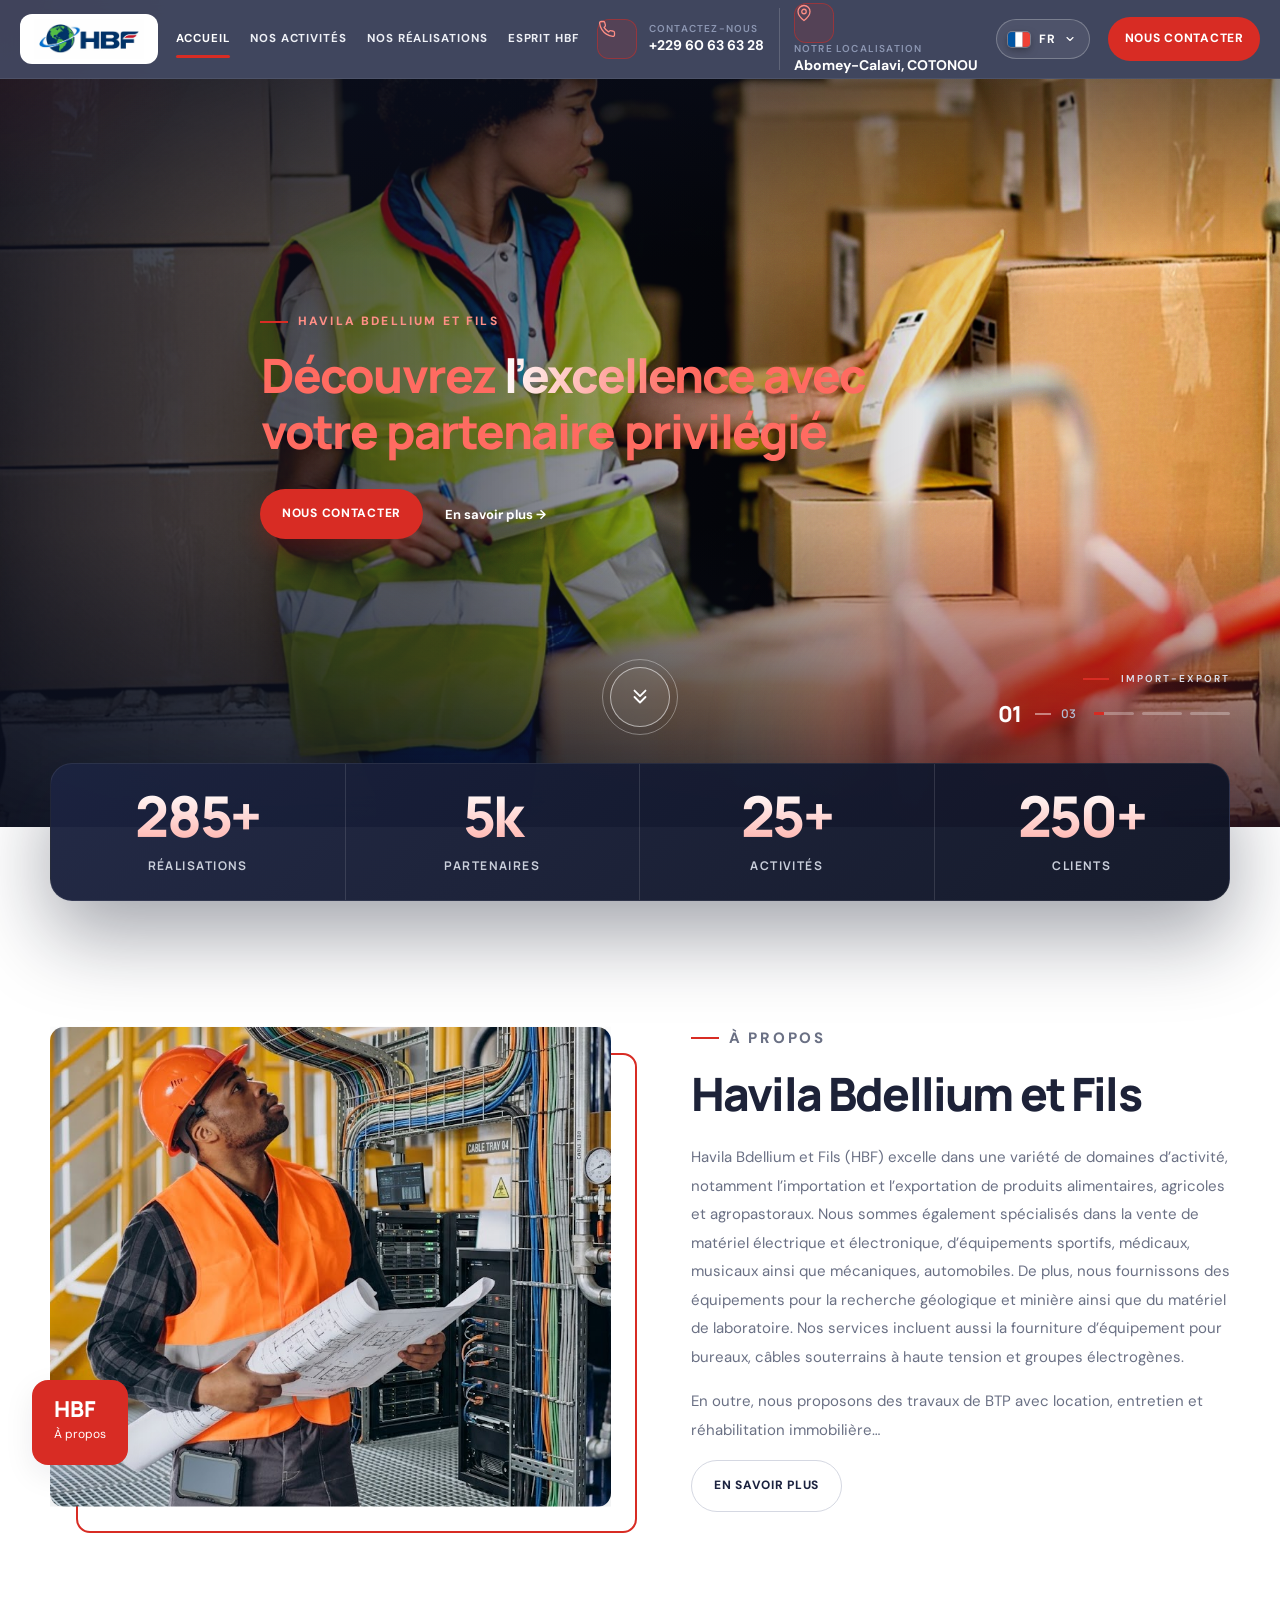
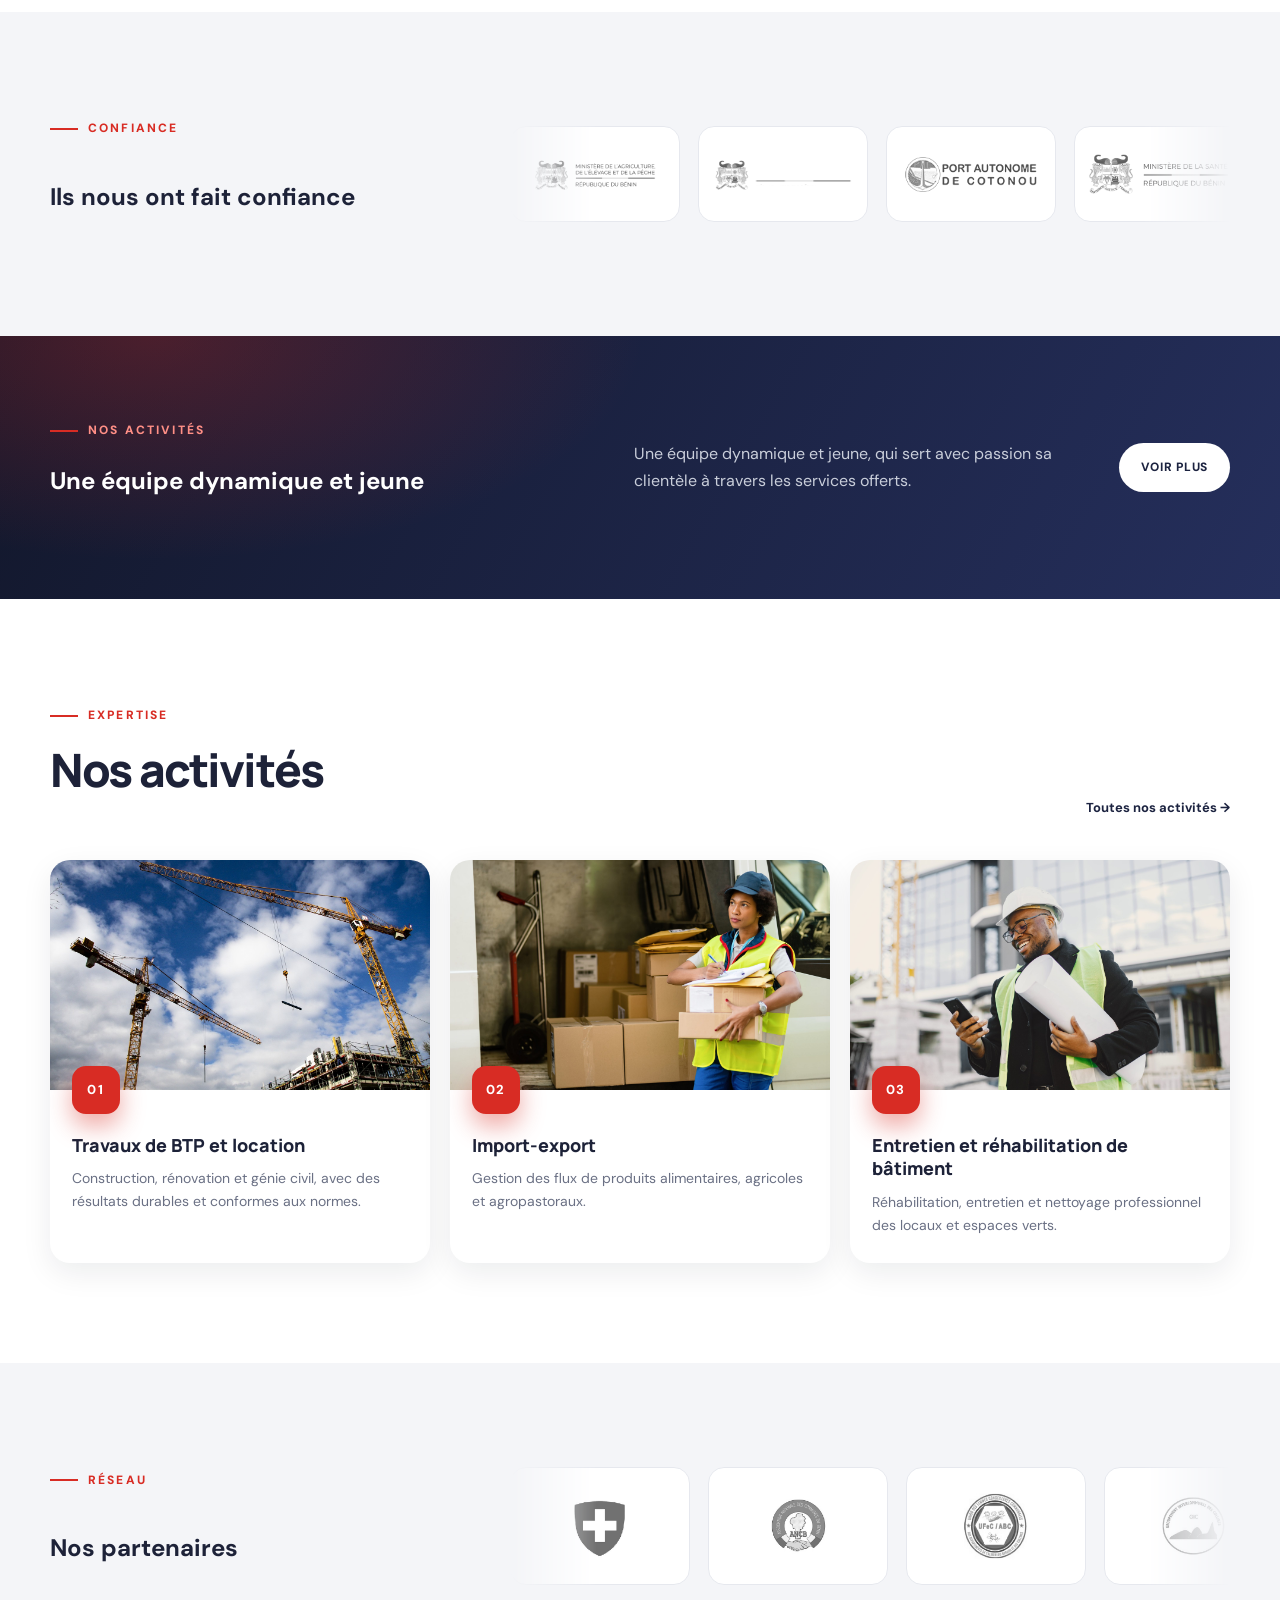
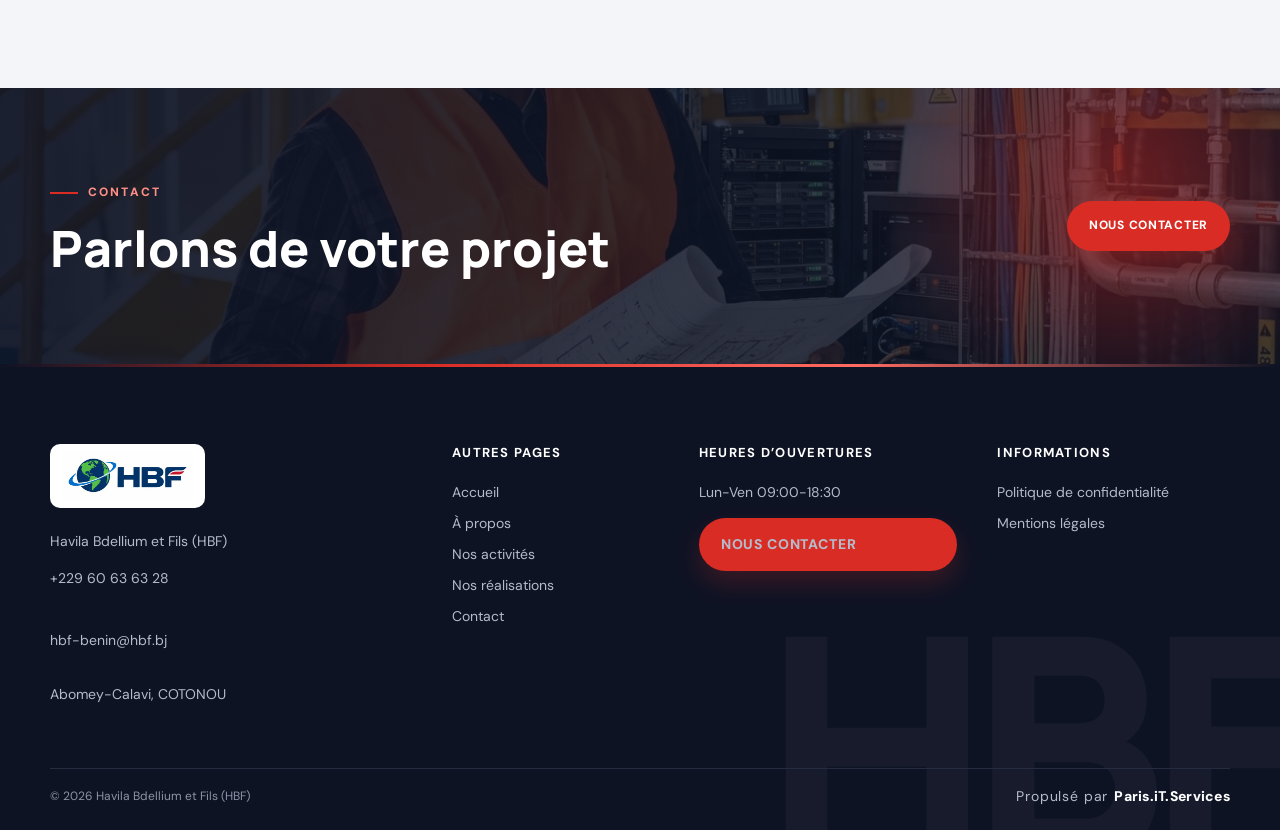
<file: index.html>
<!doctype html>
<html lang="fr">
<head>
  <meta charset="utf-8">
  <meta name="viewport" content="width=device-width, initial-scale=1">
  <meta name="description" content="Havila Bdellium et Fils (HBF) : facilitateur des échanges internationaux, bâtisseur d’infrastructures et partenaire pour vos matériels électriques et électroniques au Bénin.">
  <meta name="theme-color" content="#1c2340">
  <title>Havila Bdellium et Fils (HBF)</title>
  <link rel="preconnect" href="https://fonts.googleapis.com">
  <link rel="preconnect" href="https://fonts.gstatic.com" crossorigin>
  <link href="https://fonts.googleapis.com/css2?family=DM+Sans:wght@400;500;600;700&family=Manrope:wght@600;700;800&display=swap" rel="stylesheet">
  <link rel="stylesheet" href="assets/css/style.css">
  <script defer src="assets/js/main.js"></script>
  <link rel="stylesheet" href="assets/css/wow.css">
  <script defer src="assets/js/wow.js"></script>
  <script defer src="assets/js/i18n.js"></script>
  <script defer src="assets/js/hero.js"></script>
  <link rel="preload" as="image" href="assets/images/hero-courier-1920.jpg" imagesrcset="assets/images/hero-courier-1280.jpg 1280w, assets/images/hero-courier-1920.jpg 1920w" imagesizes="100vw" fetchpriority="high">
</head>
<body>
  <a class="skip-link" href="#contenu">Aller au contenu</a>

  <header class="site-header">
    <nav class="container nav" aria-label="Navigation principale">
      <a class="brand" href="index.html" aria-label="HBF, accueil">
        <img src="assets/images/hbf-logo.png" alt="Logo HBF — Havila Bdellium et Fils">
      </a>
      <div class="nav-links">
        <a class="active" href="index.html">Accueil</a>
        <a href="activites.html">Nos activités</a>
        <a href="realisations.html">Nos réalisations</a>
        <a href="a-propos.html">Esprit HBF</a>
      </div>
      <div class="top-contact">
        <a href="tel:+22960636328">
          <span class="icon-blob" aria-hidden="true"><svg class="ic" viewBox="0 0 24 24" fill="none" stroke="currentColor" stroke-width="1.9" stroke-linecap="round" stroke-linejoin="round" aria-hidden="true"><path d="M22 16.9v3a2 2 0 0 1-2.2 2 19.8 19.8 0 0 1-8.6-3.1 19.5 19.5 0 0 1-6-6A19.8 19.8 0 0 1 2.1 4.2 2 2 0 0 1 4.1 2h3a2 2 0 0 1 2 1.7c.1 1 .4 1.9.7 2.8a2 2 0 0 1-.5 2.1L8.1 9.9a16 16 0 0 0 6 6l1.3-1.3a2 2 0 0 1 2.1-.4c.9.3 1.8.6 2.8.7a2 2 0 0 1 1.7 2z"/></svg></span>
          <span><small>Contactez-nous</small><span>+229 60 63 63 28</span></span>
        </a>
        <span class="top-location">
          <span class="icon-blob" aria-hidden="true"><svg class="ic" viewBox="0 0 24 24" fill="none" stroke="currentColor" stroke-width="1.9" stroke-linecap="round" stroke-linejoin="round" aria-hidden="true"><path d="M20 10c0 6-8 12-8 12S4 16 4 10a8 8 0 0 1 16 0z"/><circle cx="12" cy="10" r="3"/></svg></span>
          <span><small>Notre localisation</small><span>Abomey-Calavi, COTONOU</span></span>
        </span>
      </div>
      <a class="button button-red nav-cta" href="contact.html">Nous contacter</a>
      <button class="menu-toggle" type="button" aria-label="Ouvrir le menu" aria-expanded="false"><span></span><span></span><span></span></button>
    </nav>
  </header>

  <main id="contenu">
    <section class="hero">
      <div class="hero-slides" aria-hidden="true">
        <figure class="hs is-active"><img src="assets/images/hero-courier-1920.jpg" srcset="assets/images/hero-courier-1280.jpg 1280w, assets/images/hero-courier-1920.jpg 1920w, assets/images/hero-courier.jpg 2560w" sizes="100vw" alt="" fetchpriority="high" decoding="async"></figure>
        <figure class="hs"><img src="assets/images/hero-worker-1920.jpg" srcset="assets/images/hero-worker-1280.jpg 1280w, assets/images/hero-worker-1920.jpg 1920w, assets/images/hero-worker.jpg 2560w" sizes="100vw" alt="" decoding="async"></figure>
        <figure class="hs"><img src="assets/images/hero-water-1920.jpg" srcset="assets/images/hero-water-1280.jpg 1280w, assets/images/hero-water-1920.jpg 1920w, assets/images/hero-water.jpg 2560w" sizes="100vw" alt="" decoding="async"></figure>
      </div>
      <div class="hero-shade" aria-hidden="true"></div>
      <div class="container hero-content">
        <p class="kicker">Havila Bdellium et Fils</p>
        <h1>Découvrez l’excellence avec votre partenaire privilégié</h1>
        <div class="hero-actions">
          <a class="button button-red" href="contact.html">Nous contacter</a>
          <a class="text-link light" href="a-propos.html">En savoir plus →</a>
        </div>
      </div>
      <div class="hero-ui">
        <div class="container hero-ui-inner">
          <div class="hero-cluster">
            <div class="hc-cap" aria-hidden="true"><span class="on">Import-export</span><span>Travaux de BTP et location</span><span>Construction de forage et châteaux d’eau</span></div>
            <div class="hc-row">
              <div class="hc-num" aria-hidden="true"><span class="hc-cur"><span class="hc-roll"><b>01</b><b>02</b><b>03</b></span></span><span class="hc-sep"></span><span class="hc-tot">03</span></div>
              <div class="hero-seg" role="group" aria-label="Contrôles du diaporama">
                <button type="button" class="on" aria-label="Afficher la diapositive 1"><i></i></button>
                <button type="button" aria-label="Afficher la diapositive 2"><i></i></button>
                <button type="button" aria-label="Afficher la diapositive 3"><i></i></button>
              </div>
            </div>
          </div>
        </div>
      </div>
      <button type="button" class="hero-down" aria-label="Découvrir la suite"><svg viewBox="0 0 24 24" fill="none" stroke="currentColor" stroke-width="2" stroke-linecap="round" stroke-linejoin="round" aria-hidden="true"><path d="m6 5 6 6 6-6"/><path d="m6 12 6 6 6-6"/></svg></button>
    </section>

    




<section class="stats-band">
  <div class="container stats-grid">
    <div class="stat">
      <span class="count" data-to="285" data-prefix="" data-suf="+">+285</span>
      <strong>Réalisations</strong>
    </div>
    <div class="stat">
      <span class="count" data-to="5" data-suf="k">5k</span>
      <strong>Partenaires</strong>
    </div>
    <div class="stat">
      <span class="count" data-to="25" data-suf="+">25+</span>
      <strong>Activités</strong>
    </div>
    <div class="stat">
      <span class="count" data-to="250" data-suf="+">250+</span>
      <strong>Clients</strong>
    </div>
  </div>
</section>






    <section class="section">
      <div class="container split">
        <div class="photo-frame reveal-me">
          <img src="assets/images/about-worker.jpg" alt="Professionnel en uniforme et casque de sécurité">
          <div class="photo-badge"><b>HBF</b><span>À propos</span></div>
        </div>
        <div class="section-copy">
          <p class="kicker">À propos</p>
          <h2>Havila Bdellium et Fils</h2>
          <p>Havila Bdellium et Fils (HBF) excelle dans une variété de domaines d’activité, notamment l’importation et l’exportation de produits alimentaires, agricoles et agropastoraux. Nous sommes également spécialisés dans la vente de matériel électrique et électronique, d’équipements sportifs, médicaux, musicaux ainsi que mécaniques, automobiles. De plus, nous fournissons des équipements pour la recherche géologique et minière ainsi que du matériel de laboratoire. Nos services incluent aussi la fourniture d’équipement pour bureaux, câbles souterrains à haute tension et groupes électrogènes.</p>
          <p>En outre, nous proposons des travaux de BTP avec location, entretien et réhabilitation immobilière…</p>
          <a class="button button-outline" href="a-propos.html">En savoir plus</a>
        </div>
      </div>
    </section>

    <section class="section paper">
      <div class="container logo-row">
        <div>
          <p class="kicker">Confiance</p>
          <h2>Ils nous ont fait confiance</h2>
        </div>
        <div class="marquee" aria-label="Logos d’organismes">
          <div class="marquee-track">
            <div class="logo-tile"><img src="assets/images/logo-maep.png" alt="Logo MAEP"></div>
            <div class="logo-tile"><img src="assets/images/logo-trust-2.png" alt="Logo partenaire"></div>
            <div class="logo-tile"><img src="assets/images/logo-trust-3.png" alt="Logo partenaire"></div>
            <div class="logo-tile"><img src="assets/images/logo-trust-4.png" alt="Logo partenaire"></div>
            <div class="logo-tile"><img src="assets/images/logo-trust-5.png" alt="Logo partenaire"></div>
            <div class="logo-tile"><img src="assets/images/logo-meteo.png" alt="Logo météo"></div>
            <div class="logo-tile"><img src="assets/images/logo-trust-1.png" alt="Logo partenaire"></div>
            <div class="logo-tile"><img src="assets/images/logo-trust-6.jpg" alt="Logo partenaire"></div>
            <div class="logo-tile"><img src="assets/images/logo-maep.png" alt=""></div>
            <div class="logo-tile"><img src="assets/images/logo-trust-2.png" alt=""></div>
            <div class="logo-tile"><img src="assets/images/logo-trust-3.png" alt=""></div>
            <div class="logo-tile"><img src="assets/images/logo-trust-4.png" alt=""></div>
            <div class="logo-tile"><img src="assets/images/logo-trust-5.png" alt=""></div>
            <div class="logo-tile"><img src="assets/images/logo-meteo.png" alt=""></div>
            <div class="logo-tile"><img src="assets/images/logo-trust-1.png" alt=""></div>
            <div class="logo-tile"><img src="assets/images/logo-trust-6.jpg" alt=""></div>
          </div>
        </div>
      </div>
    </section>

    <section class="band">
      <div class="container band-inner">
        <div>
          <p class="kicker">Nos activités</p>
          <h2>Une équipe dynamique et jeune</h2>
        </div>
        <p>Une équipe dynamique et jeune, qui sert avec passion sa clientèle à travers les services offerts.</p>
        <a class="button button-white" href="activites.html">Voir plus</a>
      </div>
    </section>

    <section class="section">
      <div class="container">
        <div class="section-head">
          <div>
            <p class="kicker">Expertise</p>
            <h2>Nos activités</h2>
          </div>
          <a class="text-link" href="activites.html">Toutes nos activités →</a>
        </div>
        <div class="cards">
          <a class="card" href="activites.html#btp">
            <img src="assets/images/activity-construction.jpg" alt="Chantier de construction">
            <div class="card-body"><span class="num">01</span><h3>Travaux de BTP et location</h3><p>Construction, rénovation et génie civil, avec des résultats durables et conformes aux normes.</p></div>
          </a>
          <a class="card" href="activites.html#import-export">
            <img src="assets/images/activity-logistics.jpg" alt="Logistique et livraison">
            <div class="card-body"><span class="num">02</span><h3>Import-export</h3><p>Gestion des flux de produits alimentaires, agricoles et agropastoraux.</p></div>
          </a>
          <a class="card" href="activites.html#rehabilitation">
            <img src="assets/images/activity-btp.jpg" alt="Bâtiment et espaces">
            <div class="card-body"><span class="num">03</span><h3>Entretien et réhabilitation de bâtiment</h3><p>Réhabilitation, entretien et nettoyage professionnel des locaux et espaces verts.</p></div>
          </a>
        </div>
      </div>
    </section>

    <section class="section paper partner-section">
      <div class="container logo-row">
        <div>
          <p class="kicker">Réseau</p>
          <h2>Nos partenaires</h2>
        </div>
        <div class="marquee" aria-label="Logos partenaires">
          <div class="marquee-track">
            <div class="logo-tile"><img src="assets/images/partner-1.png" alt="Emblème partenaire"></div>
            <div class="logo-tile"><img src="assets/images/partner-2.jpg" alt="Emblème partenaire"></div>
            <div class="logo-tile"><img src="assets/images/partner-3.jpg" alt="Emblème partenaire"></div>
            <div class="logo-tile"><img src="assets/images/partner-4.jpg" alt="Emblème partenaire"></div>
            <div class="logo-tile"><img src="assets/images/partner-5.png" alt="Emblème partenaire"></div>
            <div class="logo-tile"><img src="assets/images/partner-1.png" alt=""></div>
            <div class="logo-tile"><img src="assets/images/partner-2.jpg" alt=""></div>
            <div class="logo-tile"><img src="assets/images/partner-3.jpg" alt=""></div>
            <div class="logo-tile"><img src="assets/images/partner-4.jpg" alt=""></div>
            <div class="logo-tile"><img src="assets/images/partner-5.png" alt=""></div>
          </div>
        </div>
      </div>
    </section>

    <section class="cta">
      <div class="container cta-inner">
        <div>
          <p class="kicker">Contact</p>
          <h2>Parlons de votre projet</h2>
        </div>
        <a class="button button-red" href="contact.html">Nous contacter</a>
      </div>
    </section>
  </main>

  <footer class="footer">
    <div class="container footer-grid">
      <div>
        <a class="brand" href="index.html"><img src="assets/images/hbf-logo.png" alt="HBF"></a>
        <p>Havila Bdellium et Fils (HBF)</p>
        <p><a href="tel:+22960636328">+229 60 63 63 28</a><br><a href="mailto:hbf@hbf.bj">hbf-benin@hbf.bj</a><br>Abomey-Calavi, COTONOU</p>
      </div>
      <div>
        <h3>Autres pages</h3>
        <nav>
          <a href="index.html">Accueil</a>
          <a href="a-propos.html">À propos</a>
          <a href="activites.html">Nos activités</a>
          <a href="realisations.html">Nos réalisations</a>
          <a href="contact.html">Contact</a>
        </nav>
      </div>
      <div>
        <h3>Heures d’ouvertures</h3>
        <p>Lun-Ven 09:00-18:30</p>
        <a class="button button-red" href="contact.html">Nous contacter</a>
      </div>
      <div>
        <h3>Informations</h3>
        <a href="politique-confidentialite.html">Politique de confidentialité</a>
        <a href="mentions-legales.html">Mentions légales</a>
      </div>
    </div>
    <div class="container footer-bottom">
      <span>© <span id="year"></span> Havila Bdellium et Fils (HBF)</span>
      <a class="propulse" href="https://www.parisitservices.com/" target="_blank" rel="noopener noreferrer">Propulsé par <strong>Paris.iT.Services</strong></a>
    </div>
  </footer>
</body>
</html>
</file>
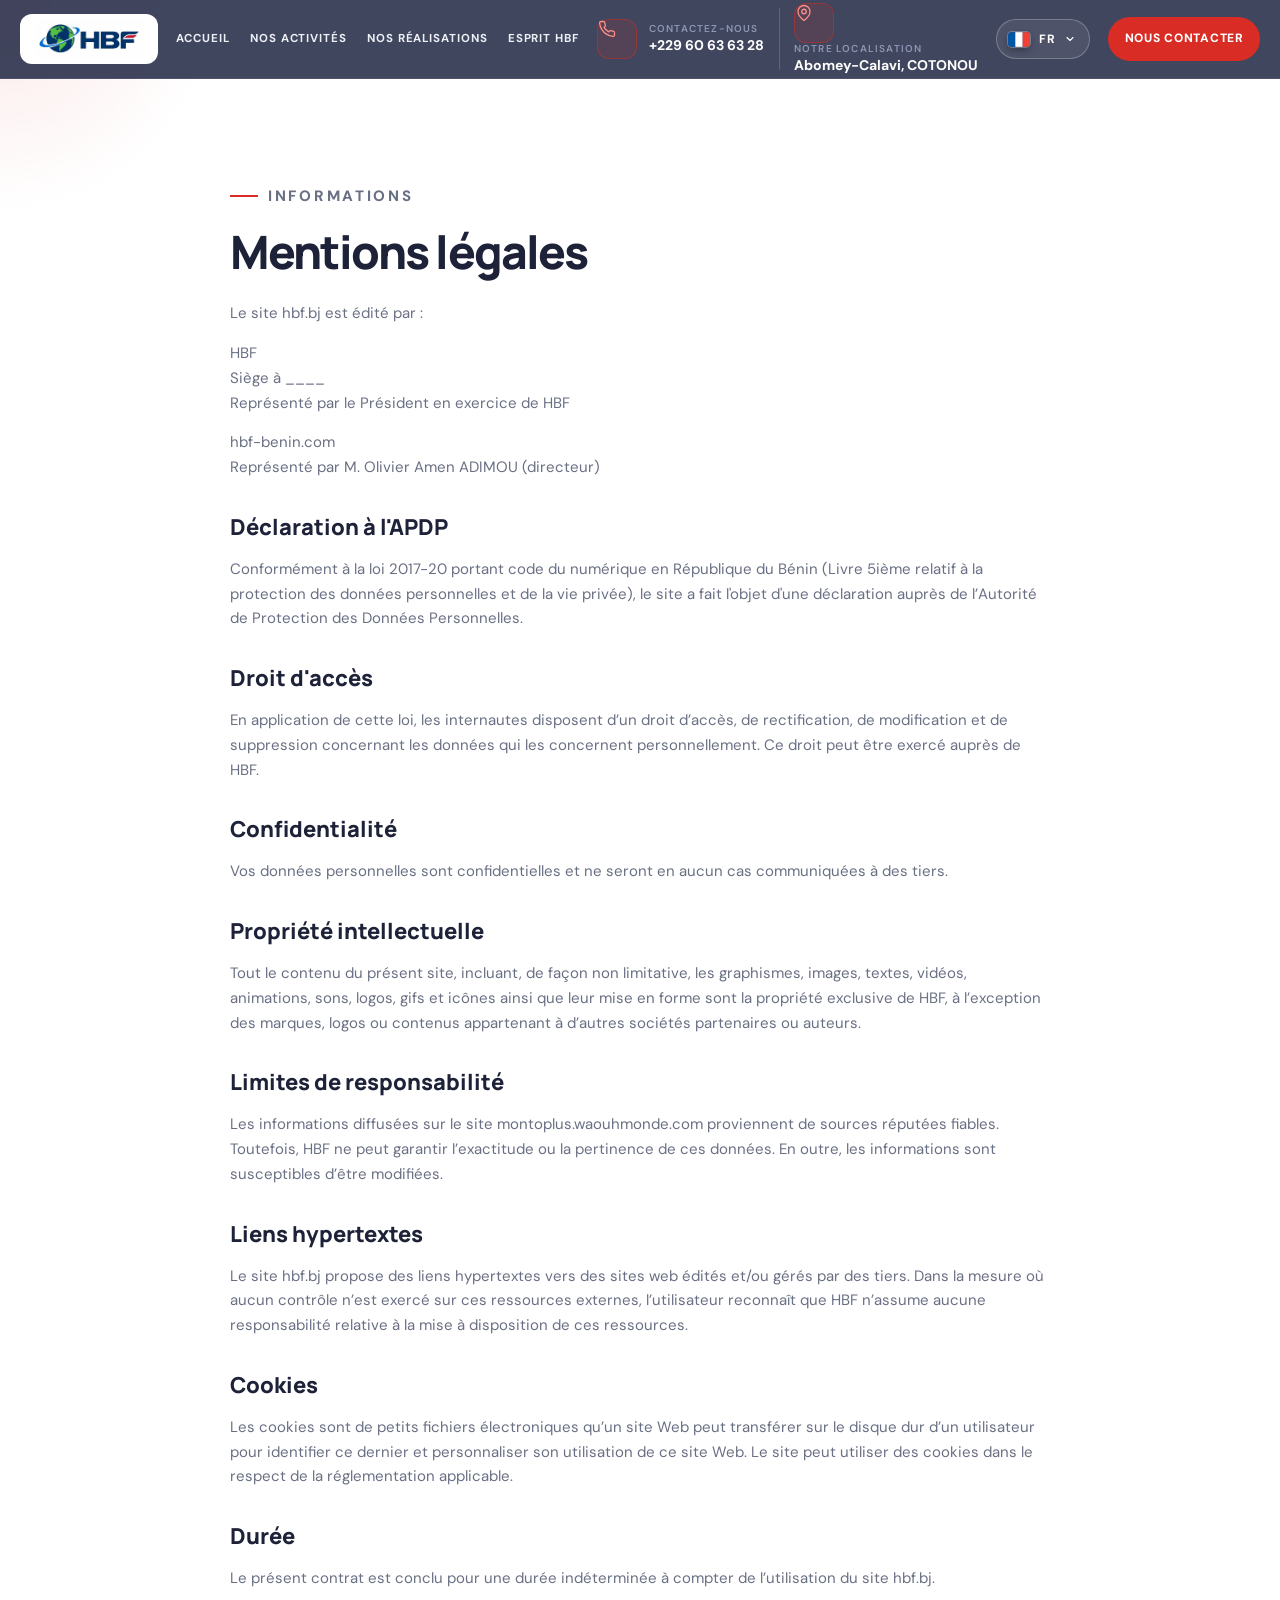
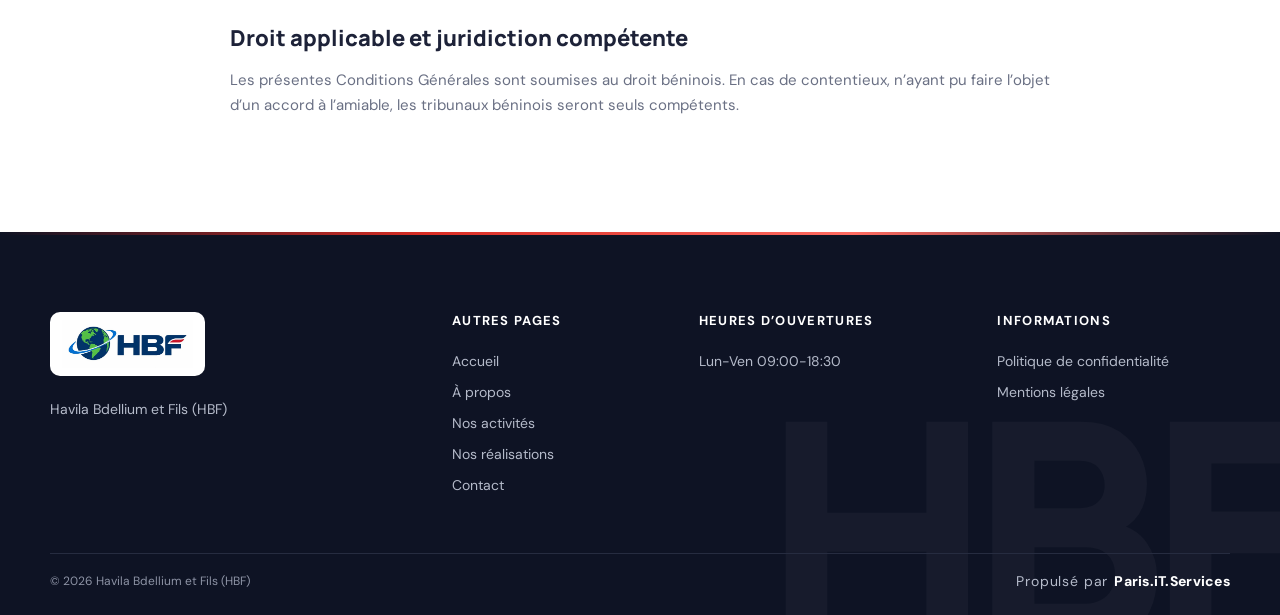
<file: mentions-legales.html>
<!doctype html>
<html lang="fr">
<head>
  <meta charset="utf-8">
  <meta name="viewport" content="width=device-width, initial-scale=1">
  <title>Mentions légales — HBF</title>
  <link rel="preconnect" href="https://fonts.googleapis.com">
  <link href="https://fonts.googleapis.com/css2?family=DM+Sans:wght@400;500;600;700&family=Manrope:wght@600;700;800&display=swap" rel="stylesheet">
  <link rel="stylesheet" href="assets/css/style.css">
  <script defer src="assets/js/main.js"></script>
  <link rel="stylesheet" href="assets/css/wow.css">
  <script defer src="assets/js/wow.js"></script>
  <script defer src="assets/js/i18n.js"></script>
</head>
<body>
  <a class="skip-link" href="#contenu">Aller au contenu</a>
  <header class="site-header"><nav class="container nav" aria-label="Navigation principale">
      <a class="brand" href="index.html"><img src="assets/images/hbf-logo.png" alt="Logo HBF"></a>
      <div class="nav-links"><a href="index.html">Accueil</a><a href="activites.html">Nos activités</a><a href="realisations.html">Nos réalisations</a><a href="a-propos.html">Esprit HBF</a></div>
      <div class="top-contact"><a href="tel:+22960636328"><span class="icon-blob"><svg class="ic" viewBox="0 0 24 24" fill="none" stroke="currentColor" stroke-width="1.9" stroke-linecap="round" stroke-linejoin="round" aria-hidden="true"><path d="M22 16.9v3a2 2 0 0 1-2.2 2 19.8 19.8 0 0 1-8.6-3.1 19.5 19.5 0 0 1-6-6A19.8 19.8 0 0 1 2.1 4.2 2 2 0 0 1 4.1 2h3a2 2 0 0 1 2 1.7c.1 1 .4 1.9.7 2.8a2 2 0 0 1-.5 2.1L8.1 9.9a16 16 0 0 0 6 6l1.3-1.3a2 2 0 0 1 2.1-.4c.9.3 1.8.6 2.8.7a2 2 0 0 1 1.7 2z"/></svg></span><span><small>Contactez-nous</small><span>+229 60 63 63 28</span></span></a>
    <span class="top-location"><span class="icon-blob"><svg class="ic" viewBox="0 0 24 24" fill="none" stroke="currentColor" stroke-width="1.9" stroke-linecap="round" stroke-linejoin="round" aria-hidden="true"><path d="M20 10c0 6-8 12-8 12S4 16 4 10a8 8 0 0 1 16 0z"/><circle cx="12" cy="10" r="3"/></svg></span><span><small>Notre localisation</small><span>Abomey-Calavi, COTONOU</span></span></span></div>
      <a class="button button-red nav-cta" href="contact.html">Nous contacter</a>
      <button class="menu-toggle" type="button" aria-label="Ouvrir le menu" aria-expanded="false"><span></span><span></span><span></span></button>
  </nav></header>
  <main id="contenu" class="section">
    <div class="container legal-wrap">
      <p class="kicker">Informations</p>
      <h1>Mentions légales</h1>
      <p>Le site hbf.bj est édité par :</p>
      <p>HBF<br>Siège à ____<br>Représenté par le Président en exercice de HBF</p>
      <p>hbf-benin.com<br>Représenté par M. Olivier Amen ADIMOU (directeur)</p>
      <h2>Déclaration à l'APDP</h2>
      <p>Conformément à la loi 2017-20 portant code du numérique en République du Bénin (Livre 5ième relatif à la protection des données personnelles et de la vie privée), le site a fait l'objet d'une déclaration auprès de l’Autorité de Protection des Données Personnelles.</p>
      <h2>Droit d'accès</h2>
      <p>En application de cette loi, les internautes disposent d’un droit d’accès, de rectification, de modification et de suppression concernant les données qui les concernent personnellement. Ce droit peut être exercé auprès de HBF.</p>
      <h2>Confidentialité</h2>
      <p>Vos données personnelles sont confidentielles et ne seront en aucun cas communiquées à des tiers.</p>
      <h2>Propriété intellectuelle</h2>
      <p>Tout le contenu du présent site, incluant, de façon non limitative, les graphismes, images, textes, vidéos, animations, sons, logos, gifs et icônes ainsi que leur mise en forme sont la propriété exclusive de HBF, à l’exception des marques, logos ou contenus appartenant à d’autres sociétés partenaires ou auteurs.</p>
      <h2>Limites de responsabilité</h2>
      <p>Les informations diffusées sur le site montoplus.waouhmonde.com proviennent de sources réputées fiables. Toutefois, HBF ne peut garantir l’exactitude ou la pertinence de ces données. En outre, les informations sont susceptibles d’être modifiées.</p>
      <h2>Liens hypertextes</h2>
      <p>Le site hbf.bj propose des liens hypertextes vers des sites web édités et/ou gérés par des tiers. Dans la mesure où aucun contrôle n’est exercé sur ces ressources externes, l’utilisateur reconnaît que HBF n’assume aucune responsabilité relative à la mise à disposition de ces ressources.</p>
      <h2>Cookies</h2>
      <p>Les cookies sont de petits fichiers électroniques qu’un site Web peut transférer sur le disque dur d’un utilisateur pour identifier ce dernier et personnaliser son utilisation de ce site Web. Le site peut utiliser des cookies dans le respect de la réglementation applicable.</p>
      <h2>Durée</h2>
      <p>Le présent contrat est conclu pour une durée indéterminée à compter de l’utilisation du site hbf.bj.</p>
      <h2>Droit applicable et juridiction compétente</h2>
      <p>Les présentes Conditions Générales sont soumises au droit béninois. En cas de contentieux, n’ayant pu faire l’objet d’un accord à l’amiable, les tribunaux béninois seront seuls compétents.</p>
    </div>
  </main>
  <footer class="footer">
    <div class="container footer-grid">
      <div><a class="brand" href="index.html"><img src="assets/images/hbf-logo.png" alt="HBF"></a><p>Havila Bdellium et Fils (HBF)</p></div>
      <div><h3>Autres pages</h3><nav><a href="index.html">Accueil</a><a href="a-propos.html">À propos</a><a href="activites.html">Nos activités</a><a href="realisations.html">Nos réalisations</a><a href="contact.html">Contact</a></nav></div>
      <div><h3>Heures d’ouvertures</h3><p>Lun-Ven 09:00-18:30</p></div>
      <div><h3>Informations</h3><a href="politique-confidentialite.html">Politique de confidentialité</a><a href="mentions-legales.html">Mentions légales</a></div>
    </div>
    <div class="container footer-bottom"><span>© <span id="year"></span> Havila Bdellium et Fils (HBF)</span><a class="propulse" href="https://www.parisitservices.com/" target="_blank" rel="noopener noreferrer">Propulsé par <strong>Paris.iT.Services</strong></a></div>
  </footer>
</body>
</html>
</file>
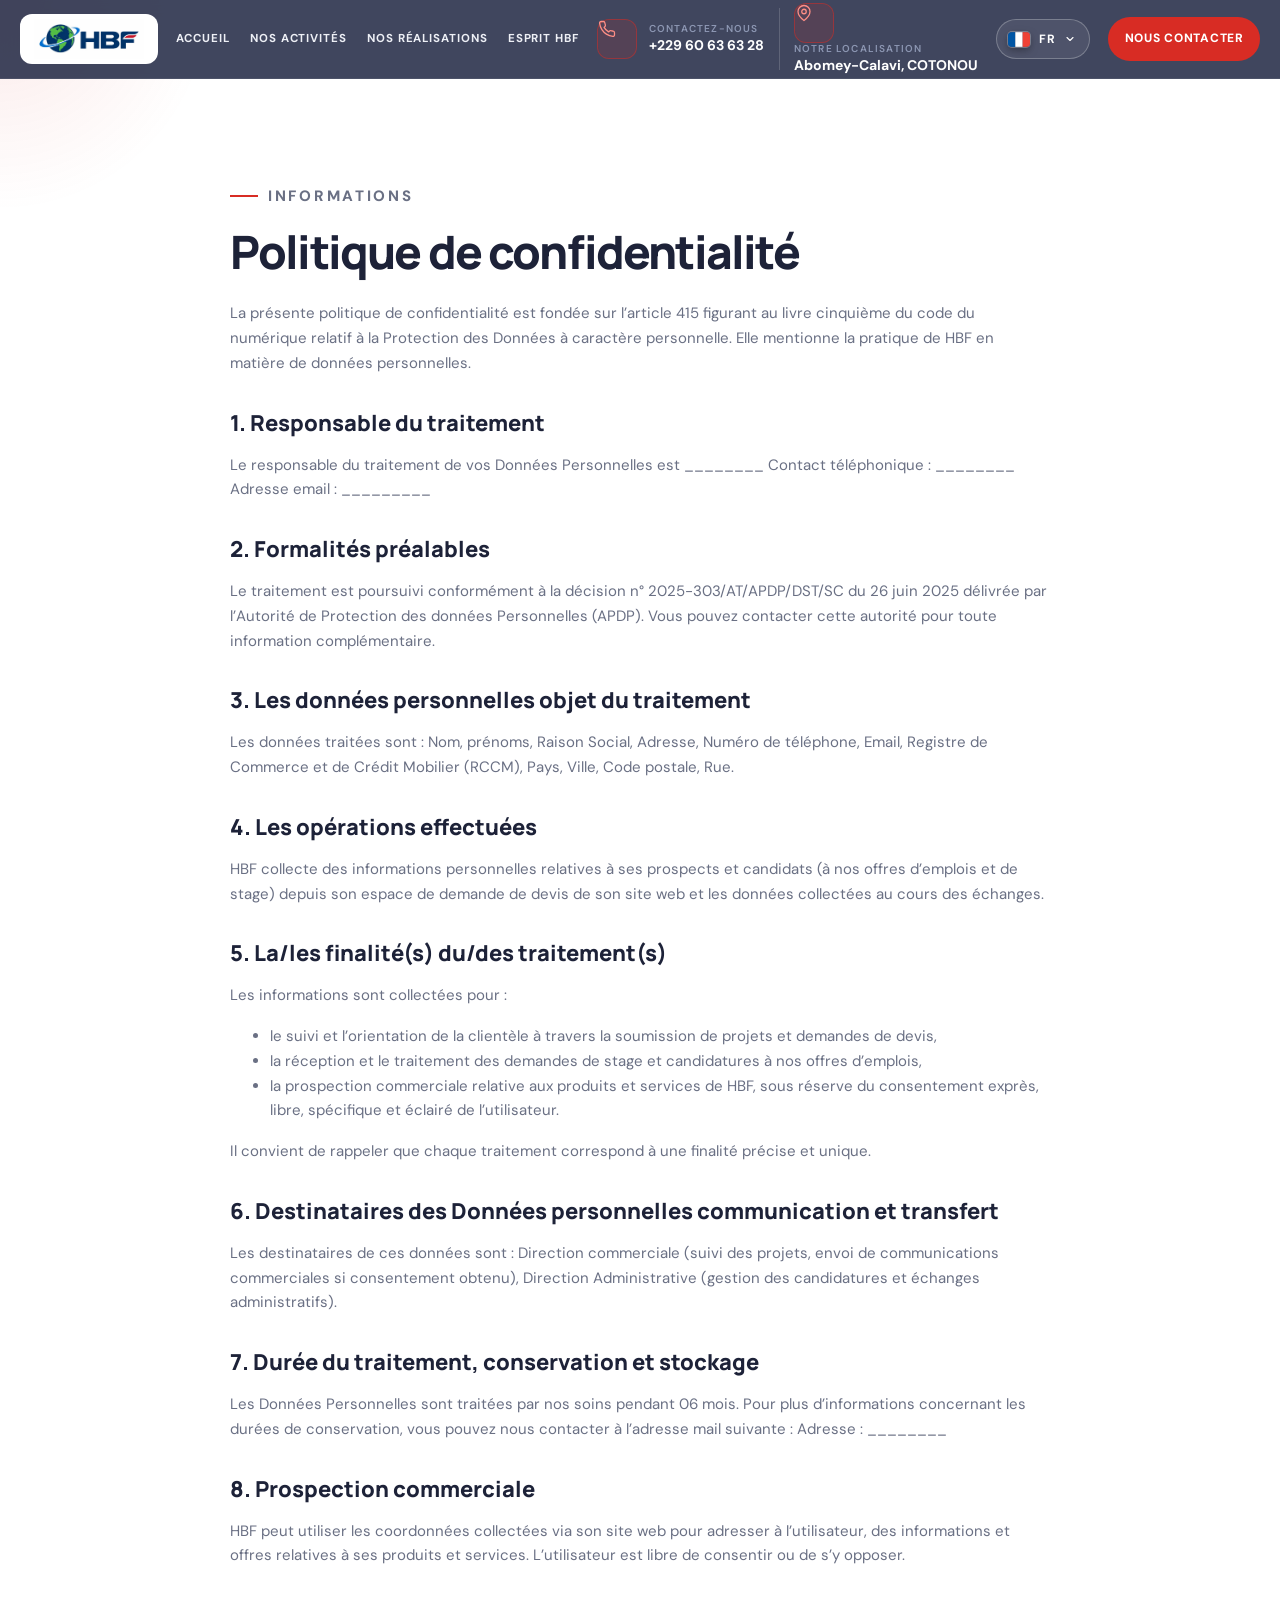
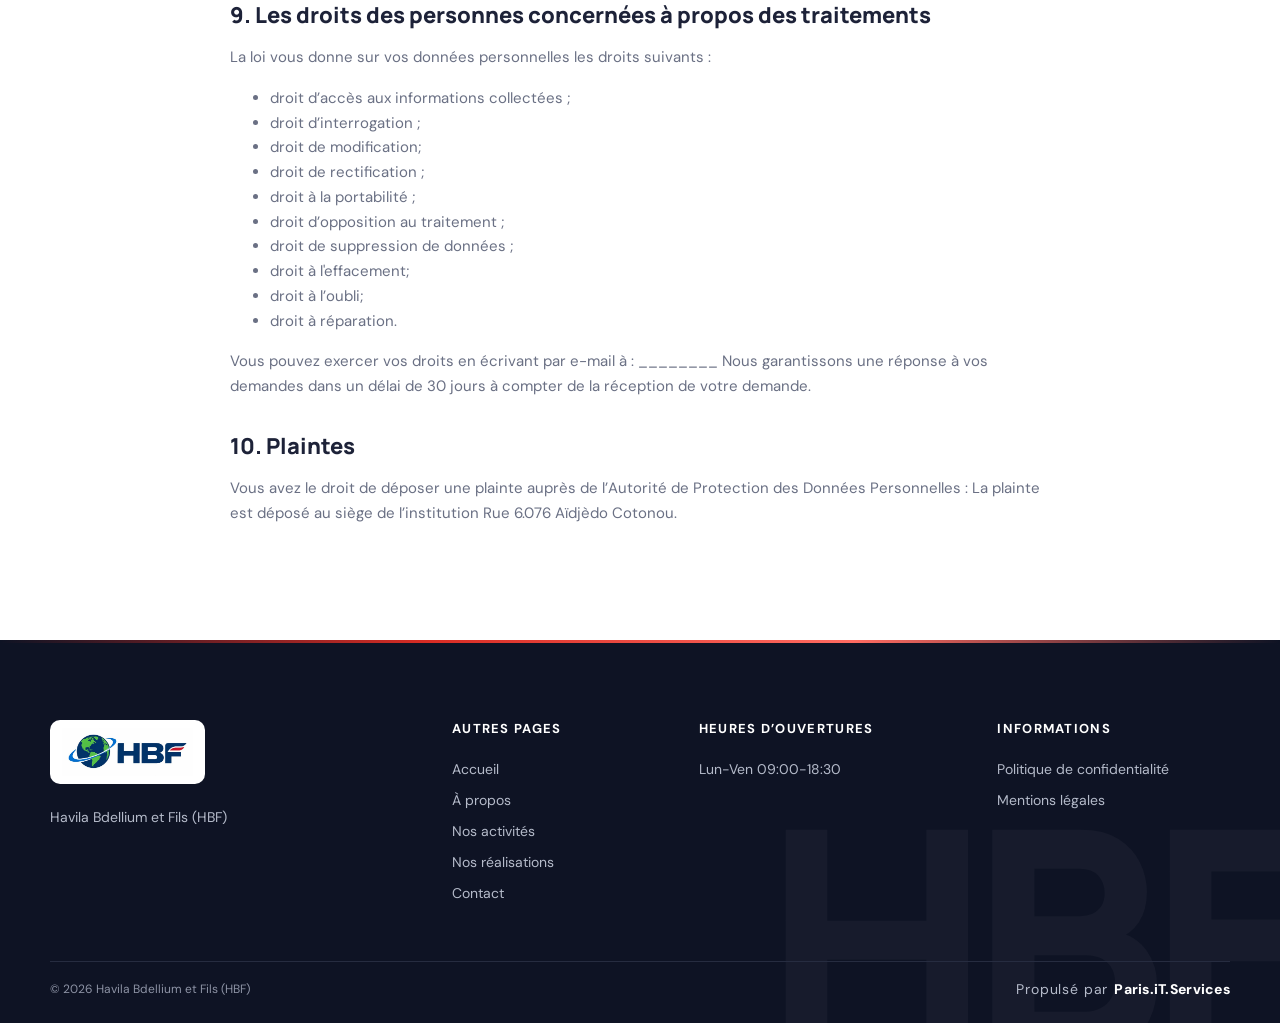
<file: politique-confidentialite.html>
<!doctype html>
<html lang="fr">
<head>
  <meta charset="utf-8">
  <meta name="viewport" content="width=device-width, initial-scale=1">
  <title>Politique de confidentialité — HBF</title>
  <link rel="preconnect" href="https://fonts.googleapis.com">
  <link href="https://fonts.googleapis.com/css2?family=DM+Sans:wght@400;500;600;700&family=Manrope:wght@600;700;800&display=swap" rel="stylesheet">
  <link rel="stylesheet" href="assets/css/style.css">
  <script defer src="assets/js/main.js"></script>
  <link rel="stylesheet" href="assets/css/wow.css">
  <script defer src="assets/js/wow.js"></script>
  <script defer src="assets/js/i18n.js"></script>
</head>
<body>
  <a class="skip-link" href="#contenu">Aller au contenu</a>
  <header class="site-header"><nav class="container nav" aria-label="Navigation principale">
      <a class="brand" href="index.html"><img src="assets/images/hbf-logo.png" alt="Logo HBF"></a>
      <div class="nav-links"><a href="index.html">Accueil</a><a href="activites.html">Nos activités</a><a href="realisations.html">Nos réalisations</a><a href="a-propos.html">Esprit HBF</a></div>
      <div class="top-contact"><a href="tel:+22960636328"><span class="icon-blob"><svg class="ic" viewBox="0 0 24 24" fill="none" stroke="currentColor" stroke-width="1.9" stroke-linecap="round" stroke-linejoin="round" aria-hidden="true"><path d="M22 16.9v3a2 2 0 0 1-2.2 2 19.8 19.8 0 0 1-8.6-3.1 19.5 19.5 0 0 1-6-6A19.8 19.8 0 0 1 2.1 4.2 2 2 0 0 1 4.1 2h3a2 2 0 0 1 2 1.7c.1 1 .4 1.9.7 2.8a2 2 0 0 1-.5 2.1L8.1 9.9a16 16 0 0 0 6 6l1.3-1.3a2 2 0 0 1 2.1-.4c.9.3 1.8.6 2.8.7a2 2 0 0 1 1.7 2z"/></svg></span><span><small>Contactez-nous</small><span>+229 60 63 63 28</span></span></a>
    <span class="top-location"><span class="icon-blob"><svg class="ic" viewBox="0 0 24 24" fill="none" stroke="currentColor" stroke-width="1.9" stroke-linecap="round" stroke-linejoin="round" aria-hidden="true"><path d="M20 10c0 6-8 12-8 12S4 16 4 10a8 8 0 0 1 16 0z"/><circle cx="12" cy="10" r="3"/></svg></span><span><small>Notre localisation</small><span>Abomey-Calavi, COTONOU</span></span></span></div>
      <a class="button button-red nav-cta" href="contact.html">Nous contacter</a>
      <button class="menu-toggle" type="button" aria-label="Ouvrir le menu" aria-expanded="false"><span></span><span></span><span></span></button>
  </nav></header>
  <main id="contenu" class="section">
    <div class="container legal-wrap">
      <p class="kicker">Informations</p>
      <h1>Politique de confidentialité</h1>
      <p>La présente politique de confidentialité est fondée sur l’article 415 figurant au livre cinquième du code du numérique relatif à la Protection des Données à caractère personnelle. Elle mentionne la pratique de HBF en matière de données personnelles.</p>
      <h2>1. Responsable du traitement</h2>
      <p>Le responsable du traitement de vos Données Personnelles est ________ Contact téléphonique : ________ Adresse email : _________</p>
      <h2>2. Formalités préalables</h2>
      <p>Le traitement est poursuivi conformément à la décision n° 2025-303/AT/APDP/DST/SC du 26 juin 2025 délivrée par l’Autorité de Protection des données Personnelles (APDP). Vous pouvez contacter cette autorité pour toute information complémentaire.</p>
      <h2>3. Les données personnelles objet du traitement</h2>
      <p>Les données traitées sont : Nom, prénoms, Raison Social, Adresse, Numéro de téléphone, Email, Registre de Commerce et de Crédit Mobilier (RCCM), Pays, Ville, Code postale, Rue.</p>
      <h2>4. Les opérations effectuées</h2>
      <p>HBF collecte des informations personnelles relatives à ses prospects et candidats (à nos offres d’emplois et de stage) depuis son espace de demande de devis de son site web et les données collectées au cours des échanges.</p>
      <h2>5. La/les finalité(s) du/des traitement(s)</h2>
      <p>Les informations sont collectées pour :</p>
      <ul>
        <li>le suivi et l’orientation de la clientèle à travers la soumission de projets et demandes de devis,</li>
        <li>la réception et le traitement des demandes de stage et candidatures à nos offres d’emplois,</li>
        <li>la prospection commerciale relative aux produits et services de HBF, sous réserve du consentement exprès, libre, spécifique et éclairé de l’utilisateur.</li>
      </ul>
      <p>Il convient de rappeler que chaque traitement correspond à une finalité précise et unique.</p>
      <h2>6. Destinataires des Données personnelles communication et transfert</h2>
      <p>Les destinataires de ces données sont : Direction commerciale (suivi des projets, envoi de communications commerciales si consentement obtenu), Direction Administrative (gestion des candidatures et échanges administratifs).</p>
      <h2>7. Durée du traitement, conservation et stockage</h2>
      <p>Les Données Personnelles sont traitées par nos soins pendant 06 mois. Pour plus d’informations concernant les durées de conservation, vous pouvez nous contacter à l’adresse mail suivante : Adresse : ________</p>
      <h2>8. Prospection commerciale</h2>
      <p>HBF peut utiliser les coordonnées collectées via son site web pour adresser à l’utilisateur, des informations et offres relatives à ses produits et services. L’utilisateur est libre de consentir ou de s’y opposer.</p>
      <h2>9. Les droits des personnes concernées à propos des traitements</h2>
      <p>La loi vous donne sur vos données personnelles les droits suivants :</p>
      <ul>
        <li>droit d’accès aux informations collectées ;</li>
        <li>droit d’interrogation ;</li>
        <li>droit de modification;</li>
        <li>droit de rectification ;</li>
        <li>droit à la portabilité ;</li>
        <li>droit d’opposition au traitement ;</li>
        <li>droit de suppression de données ;</li>
        <li>droit à l'effacement;</li>
        <li>droit à l’oubli;</li>
        <li>droit à réparation.</li>
      </ul>
      <p>Vous pouvez exercer vos droits en écrivant par e-mail à : ________ Nous garantissons une réponse à vos demandes dans un délai de 30 jours à compter de la réception de votre demande.</p>
      <h2>10. Plaintes</h2>
      <p>Vous avez le droit de déposer une plainte auprès de l’Autorité de Protection des Données Personnelles : La plainte est déposé au siège de l’institution Rue 6.076 Aïdjèdo Cotonou.</p>
    </div>
  </main>
  <footer class="footer">
    <div class="container footer-grid">
      <div><a class="brand" href="index.html"><img src="assets/images/hbf-logo.png" alt="HBF"></a><p>Havila Bdellium et Fils (HBF)</p></div>
      <div><h3>Autres pages</h3><nav><a href="index.html">Accueil</a><a href="a-propos.html">À propos</a><a href="activites.html">Nos activités</a><a href="realisations.html">Nos réalisations</a><a href="contact.html">Contact</a></nav></div>
      <div><h3>Heures d’ouvertures</h3><p>Lun-Ven 09:00-18:30</p></div>
      <div><h3>Informations</h3><a href="politique-confidentialite.html">Politique de confidentialité</a><a href="mentions-legales.html">Mentions légales</a></div>
    </div>
    <div class="container footer-bottom"><span>© <span id="year"></span> Havila Bdellium et Fils (HBF)</span><a class="propulse" href="https://www.parisitservices.com/" target="_blank" rel="noopener noreferrer">Propulsé par <strong>Paris.iT.Services</strong></a></div>
  </footer>
</body>
</html>
</file>
<file: assets/css/style.css>
:root{
  --navy:#1c2340;
  --navy-2:#12172b;
  --navy-3:#0e1324;
  --red:#d82c24;
  --red-dark:#b51f18;
  --red-soft:#ff6b61;
  --green:#5aa84a;
  --ink:#1d2238;
  --muted:#6a7084;
  --paper:#f4f5f8;
  --white:#fff;
  --line:#e6e8ee;
  --shadow:0 24px 60px rgba(18,23,43,.12);
  --shadow-sm:0 10px 30px rgba(18,23,43,.08);
  --radius:22px;
  --container:1180px;
  --header-h:72px;
}
*{box-sizing:border-box}html{scroll-behavior:smooth;scroll-padding-top:110px}
body{margin:0;font-family:"DM Sans",system-ui,sans-serif;color:var(--ink);background:var(--white);line-height:1.65;-webkit-font-smoothing:antialiased}
img{display:block;max-width:100%;height:auto}a{color:inherit;text-decoration:none}button,input,textarea,select{font:inherit}
.container{width:min(var(--container),calc(100% - 56px));margin-inline:auto}
.skip-link{position:absolute;left:-999px;top:12px;background:#fff;padding:10px 14px;z-index:200;border-radius:8px}
.skip-link:focus{left:12px}

.topbar{background:#fff;border-bottom:1px solid rgba(28,35,64,.06)}
.topbar-inner{min-height:84px;display:flex;align-items:center;justify-content:space-between;gap:24px}
.brand{display:flex;align-items:center;gap:10px}
.brand img{height:54px;width:auto;max-width:220px;object-fit:contain}
.top-contact{display:flex;align-items:center;gap:36px}
.top-contact a,.top-location{display:flex;align-items:center;gap:12px}
.icon-blob{width:42px;height:42px;border-radius:50%;background:#fff4f3;color:var(--red);display:grid;place-items:center;flex-shrink:0}
.icon-blob svg{width:18px;height:18px}
.top-contact small{display:block;font-size:11px;font-weight:700;color:var(--ink)}
.top-contact span{display:block;font-size:13px;color:var(--muted)}

.site-header{position:sticky;top:0;z-index:80;background:var(--navy);transition:box-shadow .25s,background .25s}
.site-header.is-scrolled{box-shadow:0 12px 32px rgba(9,12,24,.28)}
.nav{display:flex;align-items:center;justify-content:center;gap:28px;min-height:var(--header-h)}
.nav-links{display:flex;align-items:center;gap:32px}
.nav-links a{color:#eef0f6;text-transform:uppercase;font-size:12px;font-weight:700;letter-spacing:.08em;padding:24px 0;position:relative}
.nav-links a:after{content:"";position:absolute;left:0;bottom:16px;width:0;height:2px;background:var(--red);transition:width .25s}
.nav-links a:hover,.nav-links a.active{color:#fff}
.nav-links a:hover:after,.nav-links a.active:after{width:100%}
.menu-toggle{display:none}

.button{display:inline-flex;align-items:center;justify-content:center;gap:10px;border:0;border-radius:4px;padding:15px 22px;font-size:12px;font-weight:800;letter-spacing:.06em;text-transform:uppercase;cursor:pointer;transition:transform .2s,background .2s,box-shadow .2s}
.button:hover{transform:translateY(-2px)}
.button-red{background:var(--red);color:#fff;box-shadow:0 12px 24px rgba(216,44,36,.22)}
.button-red:hover{background:var(--red-dark)}
.button-white{background:#fff;color:var(--navy)}
.button-outline{background:transparent;border:1px solid #d5d8e2;color:var(--navy)}
.button-outline:hover{border-color:var(--navy);background:#f7f8fb}
.nav-cta{padding:13px 18px;white-space:nowrap}

.hero{position:relative;min-height:min(92vh,760px);display:flex;align-items:center;overflow:hidden;background:var(--navy-2);color:#fff}
.hero-slides{position:absolute;inset:0}
.hero-image{position:absolute;inset:0;background-size:cover;background-position:center;opacity:0;transform:scale(1.06);transition:opacity 1s ease,transform 7s ease}
.hero-image.is-active{opacity:1;transform:scale(1)}
.hero-content{position:relative;z-index:2;padding:90px 0 110px;max-width:760px}
.kicker{display:inline-flex;align-items:center;gap:10px;color:#ff8f86;font-size:12px;font-weight:800;letter-spacing:.18em;text-transform:uppercase;margin:0 0 18px}
.kicker:before{content:"";width:28px;height:2px;background:var(--red)}
.hero h1,.page-hero h1{font-family:Manrope,sans-serif;font-weight:800;letter-spacing:-.045em;line-height:1.05;font-size:clamp(40px,6vw,74px);margin:0 0 22px}
.hero h1 span,.page-hero h1 span,h2 span{color:var(--red-soft)}
.hero-lead{max-width:640px;color:#dfe3ee;font-size:18px;line-height:1.8;margin:0 0 32px}
.hero-actions{display:flex;gap:22px;flex-wrap:wrap;align-items:center}
.text-link{display:inline-flex;align-items:center;gap:8px;font-size:13px;font-weight:700;color:var(--navy)}
.text-link.light{color:#fff}
.hero-slider-controls{position:absolute;z-index:3;right:max(28px,calc((100vw - var(--container))/2));bottom:32px;display:flex;align-items:center;gap:10px}
.hero-slider-controls>button{width:42px;height:42px;border-radius:50%;border:1px solid rgba(255,255,255,.4);background:rgba(14,19,36,.35);color:#fff;cursor:pointer}
.hero-slider-controls>button:hover,.hero-slide-dots button.is-active{background:var(--red);border-color:var(--red)}
.hero-slide-dots{display:flex;gap:7px}
.hero-slide-dots button{width:8px;height:8px;padding:0;border-radius:50%;border:1px solid rgba(255,255,255,.7);background:transparent;cursor:pointer}

.stats-band{background:var(--navy);color:#fff}
.stats-grid{display:grid;grid-template-columns:repeat(3,1fr)}
.stat{padding:28px 10px;text-align:center;border-right:1px solid rgba(255,255,255,.12)}
.stat:last-child{border:0}
.stat strong{display:block;font-family:Manrope,sans-serif;font-size:15px;letter-spacing:.12em;text-transform:uppercase}
.stat small{display:block;margin-top:6px;color:#b8becc;font-size:12px}

.section{padding:100px 0}
.split{display:grid;grid-template-columns:1.02fr .98fr;gap:80px;align-items:center}
.photo-frame{position:relative}
.photo-frame img{width:100%;height:480px;object-fit:cover;border-radius:8px;box-shadow:var(--shadow)}
.photo-badge{position:absolute;left:-18px;bottom:42px;background:var(--red);color:#fff;padding:18px 22px;border-radius:6px;box-shadow:var(--shadow-sm)}
.photo-badge b{display:block;font:800 22px/1 Manrope,sans-serif}
.photo-badge span{font-size:12px}
.section-copy h2,.section-head h2,.legal-wrap h1{font-family:Manrope,sans-serif;font-weight:800;letter-spacing:-.04em;line-height:1.15;font-size:clamp(30px,3.6vw,46px);margin:0 0 22px}
.section-copy p{color:var(--muted);font-size:15px;line-height:1.9;margin:0 0 16px}
.section-head{display:flex;justify-content:space-between;align-items:flex-end;gap:24px;margin-bottom:42px}
.section-head p.lede,.intro{max-width:420px;color:var(--muted);margin:0}

.paper{background:var(--paper)}
.cards{display:grid;grid-template-columns:repeat(3,1fr);gap:20px}
.card{background:#fff;border-radius:14px;overflow:hidden;box-shadow:var(--shadow-sm);transition:transform .3s,box-shadow .3s;display:flex;flex-direction:column}
.card:hover{transform:translateY(-8px);box-shadow:var(--shadow)}
.card img{width:100%;height:210px;object-fit:cover;transition:transform .6s}
.card:hover img{transform:scale(1.05)}
.card-body{padding:22px 22px 26px;position:relative}
.card-body .num{color:var(--red);font-size:11px;font-weight:800;letter-spacing:.12em}
.card-body h3{font:800 18px/1.3 Manrope,sans-serif;margin:10px 0 10px}
.card-body p{margin:0;color:var(--muted);font-size:14px}

.band{background:var(--navy);color:#fff;padding:78px 0}
.band-inner{display:grid;grid-template-columns:1.1fr .9fr auto;gap:40px;align-items:center}
.band p{color:#c9ceda;margin:0}

.logo-row{display:grid;grid-template-columns:.8fr 1.4fr;gap:48px;align-items:center}
.marquee{overflow:hidden;mask-image:linear-gradient(90deg,transparent,#000 8%,#000 92%,transparent)}
.marquee-track{display:flex;gap:18px;width:max-content;animation:marquee 28s linear infinite}
.logo-tile{width:170px;height:96px;background:#fff;border:1px solid var(--line);border-radius:12px;display:grid;place-items:center;padding:14px;flex-shrink:0}
.logo-tile img{max-height:70px;max-width:140px;object-fit:contain;filter:grayscale(.15)}
@keyframes marquee{from{transform:translateX(0)}to{transform:translateX(-50%)}}
.partner-section .logo-tile{height:118px;width:180px}

.cta{padding:88px 0;color:#fff;background:linear-gradient(100deg,rgba(14,19,36,.94),rgba(14,19,36,.72)),url("../images/hero-worker.jpg") center/cover}
.cta-inner{display:flex;justify-content:space-between;align-items:center;gap:24px}
.cta h2{font:800 clamp(32px,4vw,50px)/1.1 Manrope,sans-serif;margin:0}

.footer{background:var(--navy-3);color:#c7ccd8;padding:72px 0 0}
.footer-grid{display:grid;grid-template-columns:1.4fr .8fr 1fr .9fr;gap:40px;padding-bottom:48px}
.footer .brand{display:inline-flex;background:#fff;padding:8px 12px;border-radius:10px}
.footer .brand img{height:48px}
.footer p,.footer a{font-size:14px;color:#b5bbca}
.footer h3{color:#fff;font-size:13px;letter-spacing:.1em;text-transform:uppercase;margin:6px 0 18px}
.footer-grid nav a,.footer-grid>div a{display:block;margin:8px 0}
.footer a:hover{color:#fff}
.footer-bottom{border-top:1px solid #262c40;min-height:62px;display:flex;justify-content:space-between;align-items:center;gap:12px;font-size:12px;color:#8d93a5;flex-wrap:wrap;padding:16px 0 22px}
.propulse{display:inline-flex;align-items:center;gap:6px;font-size:11px;letter-spacing:.06em;color:#8d93a5;white-space:nowrap}
.propulse strong{color:#fff;font-weight:800;letter-spacing:.02em}
.footer a.propulse:hover{color:#fff}
.footer a.propulse:hover strong{color:var(--red-soft)}

.page-hero{position:relative;min-height:360px;display:flex;align-items:center;color:#fff;overflow:hidden;background:var(--navy)}
.page-hero:before{content:"";position:absolute;inset:0;background-image:linear-gradient(90deg,rgba(14,19,36,.88),rgba(14,19,36,.35)),var(--hero-img);background-size:cover;background-position:center}
.page-hero-content{position:relative;padding:78px 0}
.page-hero p{max-width:620px;color:#e4e7ef}

.activity-list{display:grid;gap:22px}
.activity-card{display:grid;grid-template-columns:.9fr 1.1fr;background:#fff;border-radius:16px;overflow:hidden;box-shadow:var(--shadow-sm);min-height:280px;scroll-margin-top:120px}
.activity-card img{width:100%;height:100%;object-fit:cover;min-height:260px}
.activity-body{padding:32px}
.activity-body h2{font:800 26px/1.2 Manrope,sans-serif;margin:0 0 12px}
.activity-body p{color:var(--muted);margin:0 0 16px}

.portfolio-grid{display:grid;grid-template-columns:repeat(3,1fr);gap:20px}
.portfolio-card{position:relative;min-height:360px;border-radius:14px;overflow:hidden;background:var(--navy);color:#fff}
.portfolio-card img{position:absolute;inset:0;width:100%;height:100%;object-fit:cover}
.portfolio-card:after{content:"";position:absolute;inset:0;background:linear-gradient(transparent 30%,rgba(10,14,28,.88))}
.portfolio-meta{position:relative;z-index:1;padding:28px;height:100%;display:flex;flex-direction:column;justify-content:flex-end}
.portfolio-meta span{color:#ff8f86;font-size:12px;font-weight:800;letter-spacing:.08em;text-transform:uppercase}
.portfolio-meta h3{font:800 24px/1.25 Manrope,sans-serif;margin:8px 0 10px}
.portfolio-meta p{margin:0;color:#d7dbe6;font-size:14px}

.vision-points{display:grid;gap:0}
.vision-points p{display:flex;gap:16px;margin:0;padding:18px 0;border-bottom:1px solid rgba(255,255,255,.12);color:#d2d6e0}
.vision-points b{color:var(--red-soft);font-family:Manrope,sans-serif}

.team-grid{display:grid;grid-template-columns:repeat(4,1fr);gap:18px}
.team-card{background:#fff;border-radius:14px;overflow:hidden;box-shadow:var(--shadow-sm);text-align:center;padding-bottom:22px}
.team-card img{width:100%;height:280px;object-fit:cover;object-position:center 18%}
.team-card h3{font:800 16px Manrope,sans-serif;margin:16px 0 4px}
.team-card p{margin:0;color:var(--red);font-size:13px}

.contact-layout{display:grid;grid-template-columns:.9fr 1.1fr;gap:64px}
.contact-item{display:flex;gap:14px;padding:16px 0;border-bottom:1px solid var(--line)}
.form-card{background:#fff;padding:40px;border-radius:16px;box-shadow:var(--shadow)}
.form-card label{display:block;font-size:13px;font-weight:700;margin-bottom:14px}
.form-card input,.form-card textarea{width:100%;margin-top:6px;border:1px solid #e1e4ec;border-radius:8px;background:#fafbfd;padding:13px 14px;outline:none}
.form-card input:focus,.form-card textarea:focus{border-color:var(--red);box-shadow:0 0 0 4px rgba(216,44,36,.08)}
.form-note{font-size:12px;color:var(--muted);margin:12px 0 0}

.legal-wrap{max-width:820px}
.legal-wrap h2{font:800 22px Manrope,sans-serif;margin:32px 0 10px}
.legal-wrap p,.legal-wrap li{color:var(--muted);font-size:15px}

.reveal{opacity:0;transform:translateY(22px);transition:opacity .7s ease,transform .7s ease}
.reveal.is-in{opacity:1;transform:none}

@media(max-width:1020px){
  .split,.logo-row,.band-inner,.contact-layout{grid-template-columns:1fr}
  .cards,.portfolio-grid{grid-template-columns:1fr 1fr}
  .team-grid,.footer-grid{grid-template-columns:1fr 1fr}
  .activity-card{grid-template-columns:1fr}
}
@media(max-width:760px){
  .container{width:calc(100% - 32px)}
  .top-contact{display:none}
  .menu-toggle{display:grid;gap:5px;background:none;border:0;padding:8px;cursor:pointer}
  .menu-toggle span{width:22px;height:2px;background:#fff;display:block}
  .site-header .menu-toggle span{background:#fff}
  .topbar .menu-toggle span{background:var(--navy)}
  .nav{justify-content:space-between;padding:0 4px}
  .nav-links{display:none;position:absolute;left:0;right:0;top:100%;background:var(--navy);flex-direction:column;align-items:stretch;padding:8px 20px 18px;gap:0}
  .nav-links.open{display:flex}
  .nav-links a{padding:14px 0;border-bottom:1px solid rgba(255,255,255,.08)}
  .hero{min-height:620px}
  .stats-grid{grid-template-columns:1fr}
  .stat{border-right:0;border-bottom:1px solid rgba(255,255,255,.12)}
  .cards,.portfolio-grid,.team-grid,.footer-grid{grid-template-columns:1fr}
  .photo-badge{left:10px}
  .cta-inner,.section-head,.footer-bottom{flex-direction:column;align-items:flex-start}
  .form-card{padding:24px}
}
@media(prefers-reduced-motion:reduce){
  *,*:before,*:after{animation:none!important;transition:none!important;scroll-behavior:auto!important}
}
</file>
<file: assets/css/wow.css>
/* HBF — couche "WOW" : animations, profondeur, micro-interactions. Couleurs d'origine conservées. */
:root{--glow:rgba(216,44,36,.35);--ease:cubic-bezier(.2,.8,.2,1)}
::selection{background:var(--red);color:#fff}
body{animation:wxPg .7s var(--ease)}body.wx-leave{opacity:0;transition:opacity .28s}
@keyframes wxPg{from{opacity:0}to{opacity:1}}
/* préchargeur + barre de progression */
#wx-load{position:fixed;inset:0;z-index:999;background:var(--navy-3);display:grid;place-items:center;align-content:center;gap:26px;transition:opacity .7s,visibility .7s}
#wx-load.off{opacity:0;visibility:hidden}
#wx-load img{height:74px;background:#fff;padding:12px 20px;border-radius:16px;animation:wxPulse 1.4s ease-in-out infinite}
#wx-load i{width:170px;height:3px;background:rgba(255,255,255,.12);border-radius:9px;overflow:hidden;display:block}
#wx-load i:after{content:"";display:block;height:100%;width:40%;background:var(--red);border-radius:9px;animation:wxLoad 1s ease-in-out infinite}
@keyframes wxPulse{50%{transform:scale(1.05)}}@keyframes wxLoad{from{transform:translateX(-100%)}to{transform:translateX(260%)}}
#wx-bar{position:fixed;top:0;left:0;height:3px;width:0;z-index:300;background:linear-gradient(90deg,var(--red),var(--red-soft))}
#wx-glow{position:fixed;left:0;top:0;width:460px;height:460px;margin:-230px 0 0 -230px;border-radius:50%;pointer-events:none;z-index:1;background:radial-gradient(circle,rgba(216,44,36,.10),transparent 65%);transition:opacity .4s}
#wx-top{position:fixed;right:24px;bottom:24px;width:50px;height:50px;border-radius:50%;border:0;background:var(--red);color:#fff;font-size:20px;cursor:pointer;z-index:90;box-shadow:0 14px 30px rgba(216,44,36,.4);opacity:0;visibility:hidden;translate:0 20px;transition:.4s var(--ease)}
#wx-top.on{opacity:1;visibility:visible;translate:0 0}#wx-top:hover{background:var(--red-dark);translate:0 -4px}
/* en-tête verre dépoli */
.site-header{background:rgba(28,35,64,.84);backdrop-filter:saturate(1.5) blur(18px);-webkit-backdrop-filter:saturate(1.5) blur(18px);border-bottom:1px solid rgba(255,255,255,.07)}
.nav-links a:after{height:3px;border-radius:3px;bottom:14px}
.nav-cta{box-shadow:0 0 0 0 var(--glow);animation:wxRing 2.6s infinite}
@keyframes wxRing{70%{box-shadow:0 0 0 14px rgba(216,44,36,0)}100%{box-shadow:0 0 0 0 rgba(216,44,36,0)}}
.icon-blob{transition:.4s var(--ease)}.top-contact a:hover .icon-blob{background:var(--red);color:#fff;rotate:360deg}
/* boutons */
.button{position:relative;overflow:hidden;border-radius:999px;translate:var(--bx,0) var(--by,0);transition:translate .25s ease-out,background .25s,box-shadow .3s}
.button:hover{transform:none}
.button:after{content:"";position:absolute;top:0;left:-130%;width:55%;height:100%;background:linear-gradient(100deg,transparent,rgba(255,255,255,.4),transparent);transform:skewX(-20deg);transition:left .8s}
.button:hover:after{left:150%}.button-red:hover{box-shadow:0 18px 40px rgba(216,44,36,.5)}
.text-link{transition:gap .3s,color .3s}.text-link:hover{gap:16px;color:var(--red)}.text-link.light:hover{color:var(--red-soft)}
/* hero */
.hero{min-height:min(96vh,860px)}
.hero:before{content:"";position:absolute;inset:0;z-index:1;pointer-events:none;opacity:.14;mix-blend-mode:overlay;background-image:url("data:image/svg+xml,%3Csvg xmlns='http://www.w3.org/2000/svg' width='160' height='160'%3E%3Cfilter id='n'%3E%3CfeTurbulence type='fractalNoise' baseFrequency='.9' numOctaves='2'/%3E%3C/filter%3E%3Crect width='100%25' height='100%25' filter='url(%23n)'/%3E%3C/svg%3E")}
.hero:after{content:"";position:absolute;z-index:1;right:-12vmin;bottom:-30vmin;width:75vmin;height:75vmin;border-radius:50%;background:radial-gradient(circle,rgba(216,44,36,.45),transparent 65%);filter:blur(30px);animation:wxFloat 9s ease-in-out infinite;pointer-events:none}
@keyframes wxFloat{50%{transform:translate(-6vmin,-5vmin) scale(1.12)}}
.hero-slides{translate:0 var(--py,0px)}
.hero-content{z-index:3}
.hero h1{font-size:clamp(42px,6.6vw,92px);letter-spacing:-.05em}
.hw{display:inline-block;overflow:hidden;vertical-align:bottom;padding:0 .02em .1em}
.hw b{display:inline-block;font-weight:inherit;transform:translateY(110%) rotate(4deg);animation:wxUp 1.1s var(--ease) forwards;animation-delay:calc(var(--i)*70ms + 450ms)}
.hw b.hl{background:linear-gradient(100deg,#fff,var(--red-soft) 70%);-webkit-background-clip:text;background-clip:text;color:transparent}
@keyframes wxUp{to{transform:none}}
.hero .kicker,.hero-lead,.hero-actions,.page-hero p,.page-hero .kicker{opacity:0;translate:0 26px;animation:wxIn 1s var(--ease) forwards}
.hero .kicker,.page-hero .kicker{animation-delay:.25s}.hero-lead,.page-hero p{animation-delay:1.1s}.hero-actions{animation-delay:1.3s}
@keyframes wxIn{to{opacity:1;translate:0 0}}
.wx-scroll{position:absolute;z-index:4;left:max(28px,calc((100vw - var(--container))/2));bottom:34px;width:26px;height:44px;border:2px solid rgba(255,255,255,.5);border-radius:20px}
.wx-scroll:after{content:"";position:absolute;left:50%;top:8px;width:4px;height:8px;margin-left:-2px;border-radius:4px;background:#fff;animation:wxWheel 1.6s infinite}
@keyframes wxWheel{to{translate:0 14px;opacity:0}}
/* bandeau chiffres flottant */
.stats-band{background:transparent;padding:0;margin-top:-72px;position:relative;z-index:6}
.stats-grid{display:grid;grid-template-columns:repeat(4,1fr);background:linear-gradient(135deg,rgba(28,35,64,.97),rgba(14,19,36,.97));border-radius:22px;box-shadow:0 34px 80px rgba(14,19,36,.38);border:1px solid rgba(255,255,255,.08);overflow:hidden;padding:0}
.stat{padding:36px 18px;position:relative;transition:background .4s}.stat:hover{background:rgba(255,255,255,.04)}
.stat .count{display:block;font:800 clamp(36px,4.4vw,58px)/1 Manrope,sans-serif;letter-spacing:-.04em;background:linear-gradient(180deg,#fff,#ffb3ad);-webkit-background-clip:text;background-clip:text;color:transparent}
.stat strong{margin-top:12px;font-size:12px;color:#c9ceda}
.stats-band+.section{padding-top:140px}
/* sections */
.section{position:relative}
.kicker{color:var(--red)}.hero .kicker,.page-hero .kicker,.band .kicker,.cta .kicker{color:#ff8f86}
.photo-frame{isolation:isolate}
.photo-frame:before{content:"";position:absolute;inset:26px -26px -26px 26px;border:2px solid var(--red);border-radius:14px;z-index:-1;transition:.6s var(--ease)}
.photo-frame:hover:before{inset:14px -14px -14px 14px}
.photo-frame img{border-radius:14px;clip-path:inset(0);transition:clip-path 1.3s var(--ease),transform 1.3s var(--ease)}
.photo-frame.wx img{clip-path:inset(0 0 100% 0);transform:scale(1.15)}.photo-frame.wx-in img{clip-path:inset(0);transform:none}
.photo-badge{border-radius:16px;animation:wxBob 4s ease-in-out infinite}@keyframes wxBob{50%{translate:0 -8px}}
/* cartes : tilt 3D + projecteur */
.card,.portfolio-card,.team-card,.activity-card{position:relative}
.tilt,.tilt:hover{transform:perspective(1000px) rotateX(var(--rx,0deg)) rotateY(var(--ry,0deg)) translateY(var(--ty,0px));will-change:transform}
.tilt:hover{--ty:-10px}
.card,.team-card{border-radius:20px}
.card:before,.team-card:before,.activity-card:before{content:"";position:absolute;inset:0;z-index:2;pointer-events:none;opacity:0;transition:opacity .4s;background:radial-gradient(520px circle at var(--mx,50%) var(--my,50%),rgba(216,44,36,.13),transparent 42%)}
.card:hover:before,.team-card:hover:before,.activity-card:hover:before{opacity:1}
.card img{height:230px}
.card-body{padding-top:34px}
.card-body .num{position:absolute;top:-24px;left:22px;width:48px;height:48px;border-radius:14px;background:var(--red);color:#fff;display:grid;place-items:center;font-size:13px;box-shadow:0 12px 24px rgba(216,44,36,.4);transition:.4s var(--ease)}
.card:hover .num{rotate:-8deg;scale:1.12}
.card-body h3{transition:color .3s}.card:hover h3{color:var(--red)}
/* activités */
.activity-card{border-radius:22px;transition:box-shadow .4s,translate .4s var(--ease)}
.activity-card:hover{box-shadow:var(--shadow);translate:0 -6px}
.activity-list{counter-reset:wxa}
.activity-card:nth-child(even){grid-template-columns:1.1fr .9fr}.activity-card:nth-child(even) img{order:2}
.activity-body{display:flex;flex-direction:column;justify-content:center;padding:40px;position:relative}
.activity-body:before{counter-increment:wxa;content:"0" counter(wxa);position:absolute;right:26px;top:6px;font:800 92px/1 Manrope,sans-serif;color:rgba(28,35,64,.06);letter-spacing:-.05em}
.activity-body:after{content:"";position:absolute;left:0;top:0;width:4px;height:0;background:var(--red);transition:height .6s var(--ease)}
.activity-card:hover .activity-body:after{height:100%}
.activity-card img{transition:filter .6s}.activity-card:hover img{filter:saturate(1.2) contrast(1.05)}
/* réalisations */
.portfolio-card{border-radius:22px}
.portfolio-card img{transition:transform 1s var(--ease)}.portfolio-card:hover img{transform:scale(1.1)}
.portfolio-card:after{transition:background .5s;background:linear-gradient(transparent 25%,rgba(10,14,28,.92))}
.portfolio-card:hover:after{background:linear-gradient(rgba(216,44,36,.15),rgba(10,14,28,.95))}
.portfolio-meta{transition:translate .5s var(--ease);translate:0 12px}.portfolio-card:hover .portfolio-meta{translate:0 0}
/* équipe */
.team-card img{filter:grayscale(.55);transition:filter .6s,transform 1s var(--ease)}.team-card:hover img{filter:none;transform:scale(1.04)}
.team-card{overflow:hidden}.team-card:after{content:"";position:absolute;left:0;right:0;bottom:0;height:4px;background:var(--red);scale:0 1;transition:scale .6s var(--ease)}.team-card:hover:after{scale:1 1}
.vision-points p{transition:padding .4s var(--ease),color .3s}.vision-points p:hover{padding-left:14px;color:#fff}
/* logos */
.marquee{mask-image:linear-gradient(90deg,transparent,#000 12%,#000 88%,transparent)}.marquee:hover .marquee-track{animation-play-state:paused}
.logo-tile{border-radius:16px;transition:.4s var(--ease)}.logo-tile img{filter:grayscale(1);opacity:.7;transition:.4s}
.logo-tile:hover{translate:0 -8px;box-shadow:var(--shadow-sm);border-color:var(--red)}.logo-tile:hover img{filter:none;opacity:1}
/* bandeaux */
.band,.page-hero{background:radial-gradient(700px 320px at 12% 0,rgba(216,44,36,.28),transparent 70%),linear-gradient(120deg,var(--navy-2),#252f5c,var(--navy-2));background-size:100% 100%,200% 200%;animation:wxGrad 14s ease infinite}
@keyframes wxGrad{50%{background-position:0 0,100% 100%}}
.page-hero:before{inset:-90px 0;translate:0 var(--py,0px)}
.page-hero h1{font-size:clamp(40px,6vw,80px)}
.cta{position:relative;overflow:hidden}.cta:after{content:"";position:absolute;right:-8%;top:-60%;width:520px;height:520px;border-radius:50%;background:radial-gradient(circle,rgba(216,44,36,.5),transparent 65%);filter:blur(30px);animation:wxFloat 8s ease-in-out infinite}.cta-inner{position:relative;z-index:2}
/* contact */
.form-card{border-radius:24px;position:relative;border:1px solid var(--line)}.form-card:before{content:"";position:absolute;left:40px;right:40px;top:-1px;height:4px;border-radius:0 0 8px 8px;background:linear-gradient(90deg,var(--red),var(--red-soft))}
.form-card input,.form-card textarea{transition:.3s;border-radius:12px}.form-card input:focus,.form-card textarea:focus{background:#fff;transform:translateY(-2px)}
.contact-item{transition:padding .4s var(--ease)}.contact-item:hover{padding-left:12px}
/* pied de page */
.footer{position:relative;overflow:hidden}
.footer:before{content:"HBF";position:absolute;right:-1vw;bottom:-5vw;font:800 24vw/1 Manrope,sans-serif;letter-spacing:-.06em;color:rgba(255,255,255,.035);pointer-events:none}
.footer:after{content:"";position:absolute;left:0;right:0;top:0;height:3px;background:linear-gradient(90deg,transparent,var(--red),var(--red-soft),transparent)}
.footer .container{position:relative;z-index:1}
/* apparition au scroll */
.wx{opacity:0;translate:0 38px;transition:opacity 1s var(--ease),translate 1s var(--ease);transition-delay:var(--d,0ms)}
.wx-in{opacity:1;translate:0 0}
.wx.tilt.wx-done,.wx.card.wx-done{transition:transform .25s ease-out,box-shadow .3s,opacity .3s;transition-delay:0ms}
@media(max-width:1020px){.stats-grid{grid-template-columns:1fr 1fr}.stat:nth-child(2){border-right:0}.stat:nth-child(-n+2){border-bottom:1px solid rgba(255,255,255,.1)}.activity-card:nth-child(even){grid-template-columns:1fr}.activity-card:nth-child(even) img{order:0}.photo-frame:before{inset:16px -10px -16px 16px}}
@media(max-width:760px){.wx-scroll,#wx-glow{display:none}.stat{border-right:0!important;border-bottom:0!important}.stats-grid{grid-template-columns:1fr 1fr}.stats-band{margin-top:-50px}.activity-body{padding:26px}.hero h1{font-size:clamp(36px,11vw,56px)}}
@media(hover:none){#wx-glow{display:none}}
@media(prefers-reduced-motion:reduce){.wx{opacity:1;translate:0 0}.hw b{transform:none}.hero .kicker,.hero-lead,.hero-actions,.page-hero p,.page-hero .kicker{opacity:1;translate:0 0}}

/* ===== Ajustements : bandeau unique + hero compact (tout visible à l'ouverture) ===== */
.site-header .nav{width:min(1400px,calc(100% - 40px));justify-content:space-between;gap:26px;min-height:78px}
.site-header .brand{background:#fff;padding:5px 14px;border-radius:12px;flex-shrink:0}
.site-header .brand img{height:40px}
.nav-links{gap:26px}.nav-links a{white-space:nowrap}
.top-contact{gap:22px;flex-shrink:0}
.top-contact a,.top-location{gap:10px}
.top-contact .icon-blob{width:36px;height:36px;background:rgba(255,255,255,.09);color:var(--red-soft);font-size:15px}
.top-contact small{color:#9aa3bd;font-size:10px;font-weight:600;letter-spacing:.06em;text-transform:uppercase;line-height:1.2}
.top-contact span span{color:#fff;font-size:13px;font-weight:700;white-space:nowrap}
.hero{min-height:clamp(480px,calc(100svh - 78px - 96px),780px)}
.hero-content{padding:50px 0 112px}
.hero h1{margin-bottom:30px}
.hero-actions{animation-delay:.9s}
.hero-slider-controls{bottom:96px}
.wx-scroll{display:none}
.stats-band{margin-top:-64px}
.stat{padding:28px 18px}
.stats-band+.section{padding-top:120px}
@media(max-width:760px){.site-header .nav{width:calc(100% - 28px);min-height:68px}.site-header .brand img{height:34px}.nav-cta{margin-left:auto;padding:11px 14px}.hero{min-height:560px}.hero-slider-controls{bottom:88px;right:16px}}

/* ===== Titre hero plus petit sur 3 lignes, icônes stylisées, sélecteur de langue ===== */
.hero h1{font-size:clamp(30px,3.7vw,54px);max-width:14em;letter-spacing:-.04em;line-height:1.08;margin-bottom:28px}
.nav-links{gap:20px}.nav-links a{font-size:11.5px}
.site-header .nav{gap:18px}
.top-contact{gap:16px}
.nav-cta{padding:12px 18px}
/* icônes téléphone / localisation / mail / horloge */
.icon-blob{position:relative;background:linear-gradient(135deg,var(--red),#ff6b61);color:#fff;box-shadow:0 8px 18px rgba(216,44,36,.38)}
.icon-blob:after{content:"";position:absolute;inset:-4px;border-radius:50%;border:1.5px solid rgba(255,107,97,.55);animation:wxPulse2 2.6s ease-out infinite}
@keyframes wxPulse2{0%{transform:scale(.85);opacity:.9}100%{transform:scale(1.5);opacity:0}}
.ic{width:18px;height:18px;display:block}
.top-contact .icon-blob{width:38px;height:38px;background:linear-gradient(135deg,var(--red),#ff6b61);color:#fff}
.top-contact a .ic{animation:wxRingPh 3.4s ease-in-out infinite;transform-origin:50% 50%}
@keyframes wxRingPh{0%,86%,100%{rotate:0deg}89%{rotate:-16deg}92%{rotate:14deg}95%{rotate:-10deg}98%{rotate:6deg}}
.top-location .ic{animation:wxPin 2.4s ease-in-out infinite}
@keyframes wxPin{50%{translate:0 -3px}}
.top-contact small{color:#aab2c8}
.top-contact a:hover span span{color:var(--red-soft)}
/* sélecteur de langue */
.lang{position:relative;flex-shrink:0}
.lang-btn{display:flex;align-items:center;gap:7px;height:40px;padding:0 13px;border-radius:999px;border:1px solid rgba(255,255,255,.25);background:rgba(255,255,255,.07);color:#fff;font:700 12px "DM Sans",sans-serif;letter-spacing:.06em;cursor:pointer;transition:.3s}
.lang-btn:hover{background:rgba(255,255,255,.16);border-color:rgba(255,255,255,.55)}
.lang-btn svg{width:16px;height:16px}.lang-btn .chev{width:12px;height:12px;transition:rotate .3s}.lang.open .chev{rotate:180deg}
.lang-menu{position:absolute;right:0;top:calc(100% + 14px);min-width:178px;list-style:none;margin:0;padding:8px;background:rgba(14,19,36,.97);backdrop-filter:blur(16px);border:1px solid rgba(255,255,255,.12);border-radius:16px;box-shadow:0 24px 60px rgba(0,0,0,.45);opacity:0;visibility:hidden;translate:0 -8px;transition:.3s var(--ease);z-index:120}
.lang.open .lang-menu{opacity:1;visibility:visible;translate:0 0}
.lang-menu button{display:flex;align-items:center;gap:12px;width:100%;padding:10px 12px;border:0;background:none;color:#cfd5e6;border-radius:10px;font:600 14px "DM Sans",sans-serif;cursor:pointer;text-align:left;transition:.2s}
.lang-menu button b{min-width:34px;text-align:center;padding:3px 0;border-radius:6px;background:rgba(255,255,255,.1);font-size:11px;letter-spacing:.05em}
.lang-menu button:hover{background:rgba(255,255,255,.08);color:#fff}
.lang-menu button.on{background:rgba(216,44,36,.25);color:#fff}.lang-menu button.on b{background:var(--red)}
/* chinois */
html[lang=zh] body{font-family:"DM Sans","PingFang SC","Hiragino Sans GB","Microsoft YaHei","Noto Sans SC",sans-serif}
html[lang=zh] h1,html[lang=zh] h2,html[lang=zh] h3,html[lang=zh] .count{font-family:Manrope,"PingFang SC","Microsoft YaHei","Noto Sans SC",sans-serif;letter-spacing:0!important}
html[lang=zh] .nav-links a,html[lang=zh] .button,html[lang=zh] .kicker{letter-spacing:.04em}
html[lang=zh] .hero h1{max-width:12em}
/* seuils d'affichage de l'en-tête */
@media(max-width:1260px){.top-location{display:none}}
@media(max-width:1060px){.top-contact{display:none}}
@media(max-width:760px){.lang{margin-left:auto}.nav-cta{margin-left:0;padding:11px 14px}.hero h1{font-size:clamp(27px,7.6vw,36px);max-width:none}.lang-menu{right:-60px}}
@media(max-width:480px){.nav-cta{display:none}.lang-btn{padding:0 10px}}

/* ===== Bloc coordonnées « capsule » + drapeaux ===== */
.top-contact{gap:0;padding:5px;background:linear-gradient(135deg,rgba(255,255,255,.09),rgba(255,255,255,.03));border:1px solid rgba(255,255,255,.14);border-radius:20px;backdrop-filter:blur(10px);box-shadow:inset 0 1px 0 rgba(255,255,255,.08),0 10px 28px rgba(0,0,0,.18)}
.top-contact>a,.top-contact>.top-location{position:relative;padding:3px 16px 3px 4px;border-radius:15px;gap:11px;transition:background .35s,transform .35s var(--ease)}
.top-contact>a:hover{background:rgba(216,44,36,.2);transform:translateY(-1px)}
.top-contact>.top-location{margin-left:6px;padding-left:12px}
.top-contact>.top-location:before{content:"";position:absolute;left:-4px;top:20%;bottom:20%;width:1px;background:linear-gradient(transparent,rgba(255,255,255,.28),transparent)}
.top-contact .icon-blob{width:38px;height:38px;box-shadow:0 8px 20px rgba(216,44,36,.45),inset 0 1px 0 rgba(255,255,255,.35)}
.top-contact small{font-size:9.5px;font-weight:700;letter-spacing:.14em;color:#ff9a92;margin-bottom:1px}
.top-contact span span{font-size:13.5px;font-weight:700;letter-spacing:.01em;color:#fff}
.top-contact>a span span{font-variant-numeric:tabular-nums}
.top-location .icon-blob:after{animation-delay:1.1s}
/* drapeaux */
.flag{display:block;width:24px;height:16px;border-radius:4px;box-shadow:0 0 0 1px rgba(255,255,255,.28),0 3px 8px rgba(0,0,0,.35);flex-shrink:0}
.lang-btn{gap:9px;padding:0 13px 0 11px}
.lang-flag{display:flex}.lang-flag .flag{width:22px;height:15px}
.lang-menu button{gap:12px}.lang-menu button .flag{width:26px;height:17px}
.lang-menu button span{flex:1}
.lang-menu button em{font-style:normal;font-size:11px;font-weight:700;letter-spacing:.08em;opacity:.5}
.lang-menu button.on em{opacity:1;color:var(--red-soft)}
.lang-menu button.on{background:rgba(216,44,36,.22)}

/* ===== Coordonnées de l'en-tête — version sobre et professionnelle ===== */
.site-header .top-contact{gap:30px;padding:0;background:none;border:0;border-radius:0;box-shadow:none;backdrop-filter:none;align-items:center}
.site-header .top-contact>a,.site-header .top-contact>.top-location{position:relative;padding:0;border-radius:0;gap:12px;background:none;transform:none;transition:none}
.site-header .top-contact>.top-location{margin:0}
.site-header .top-contact>.top-location:before{content:"";position:absolute;left:-15px;top:6%;bottom:6%;width:1px;background:rgba(255,255,255,.16)}
.site-header .top-contact .icon-blob{width:40px;height:40px;border-radius:12px;background:rgba(216,44,36,.13);border:1px solid rgba(216,44,36,.5);color:#ff8f86;box-shadow:none;transition:background .3s,color .3s,border-color .3s,transform .3s var(--ease)}
.site-header .top-contact .icon-blob:after{display:none}
.site-header .top-contact .ic{width:18px;height:18px;stroke-width:1.7;animation:none;translate:none;rotate:none}
.site-header .top-contact a:hover .icon-blob{background:var(--red);border-color:var(--red);color:#fff;transform:translateY(-2px)}
.site-header .top-contact small{font-size:10px;font-weight:600;letter-spacing:.12em;text-transform:uppercase;color:#8d97b3;margin:0 0 2px;line-height:1.2}
.site-header .top-contact span span{font-size:14px;font-weight:700;letter-spacing:0;color:#fff;line-height:1.25}
.site-header .top-contact a:hover span span{color:#fff;text-decoration:underline;text-decoration-color:var(--red);text-underline-offset:4px;text-decoration-thickness:2px}

/* ===== Diaporama d'accueil premium ===== */
.hero-slides{inset:-190px 0 -30px;z-index:0}
.hs{position:absolute;inset:0;margin:0;opacity:0;visibility:hidden;transition:opacity 1.1s cubic-bezier(.4,0,.2,1),visibility 0s 1.1s}
.hs.is-active{opacity:1;visibility:visible;z-index:1;transition:opacity 1.1s cubic-bezier(.4,0,.2,1)}
.hs img{width:100%;height:100%;max-width:none;object-fit:cover;object-position:center 35%;transform:scale(1.16);transition:transform 0s linear 1.1s;filter:saturate(1.1) contrast(1.05) brightness(1.03);backface-visibility:hidden}
.hs.is-active img{transform:scale(1.02);transition:transform 5.5s cubic-bezier(.25,.1,.25,1)}
.hero-shade{position:absolute;inset:0;z-index:1;pointer-events:none;background:
 linear-gradient(90deg,rgba(11,15,30,.86) 0%,rgba(11,15,30,.6) 36%,rgba(11,15,30,.1) 72%,rgba(11,15,30,0) 100%),
 linear-gradient(0deg,rgba(11,15,30,.8) 0%,rgba(11,15,30,0) 40%),
 linear-gradient(180deg,rgba(11,15,30,.5),transparent 24%)}
.hero-ui{position:absolute;z-index:4;left:0;right:0;bottom:100px;pointer-events:none}
.hero-ui-inner{display:flex;justify-content:flex-end}
.hero-cluster{pointer-events:auto;display:grid;gap:12px;justify-items:end}
.hc-cap{position:relative;height:16px;min-width:240px;font:600 10px "DM Sans",sans-serif;letter-spacing:.2em;text-transform:uppercase;color:#dde1ee}
.hc-cap span{position:absolute;right:0;top:0;white-space:nowrap;opacity:0;translate:0 10px;transition:opacity .6s var(--ease),translate .6s var(--ease)}
.hc-cap span.on{opacity:1;translate:0 0;transition-delay:.25s}
.hc-cap span:before{content:"";display:inline-block;width:26px;height:2px;background:var(--red);vertical-align:middle;margin-right:12px}
.hc-row{display:flex;align-items:center;gap:18px}
.hc-num{display:flex;align-items:center;gap:10px}
.hc-cur{display:block;height:1em;overflow:hidden;font:800 22px/1 Manrope,sans-serif;color:#fff;letter-spacing:-.02em}
.hc-roll{display:block;transition:transform .9s var(--ease);transform:translateY(calc(var(--n,0) * -1em))}
.hc-roll b{display:block;height:1em;line-height:1;font-weight:inherit}
.hc-sep{width:16px;height:2px;background:rgba(255,255,255,.45)}
.hc-tot{font:600 12px Manrope,sans-serif;color:#b3bbd0}
.hero-seg{display:flex;gap:8px}
.hero-seg button{position:relative;width:40px;height:27px;padding:0;background:none;border:0;cursor:pointer}
.hero-seg button:before{content:"";position:absolute;left:0;right:0;top:12px;height:3px;border-radius:3px;background:rgba(255,255,255,.28);transition:background .3s}
.hero-seg button:hover:before{background:rgba(255,255,255,.5)}
.hero-seg i{position:absolute;left:0;right:0;top:12px;height:3px;border-radius:3px;background:var(--red);transform-origin:left;transform:scaleX(0)}
.hero-seg .done i{transform:scaleX(1)}
.hero-seg .on i{animation:wxSeg var(--dur,4s) linear forwards}
.hero.paused .hero-seg .on i{animation-play-state:paused}
@keyframes wxSeg{to{transform:scaleX(1)}}
.hero-arrows{display:flex;gap:10px}
.hero-arrows button{width:50px;height:50px;border-radius:50%;border:1px solid rgba(255,255,255,.35);background:rgba(255,255,255,.08);backdrop-filter:blur(8px);color:#fff;cursor:pointer;display:grid;place-items:center;padding:0;transition:background .35s,border-color .35s,transform .35s var(--ease)}
.hero-arrows button:hover{background:var(--red);border-color:var(--red);transform:scale(1.08)}
.hero-arrows svg{width:20px;height:20px}
.hero-down{position:absolute;z-index:5;left:50%;bottom:100px;translate:-50% 0;width:60px;height:60px;border-radius:50%;border:1.5px solid rgba(255,255,255,.55);background:rgba(255,255,255,.08);backdrop-filter:blur(10px);color:#fff;cursor:pointer;display:grid;place-items:center;padding:0;transition:background .4s,border-color .4s,box-shadow .4s}
.hero-down:hover{background:var(--red);border-color:var(--red);box-shadow:0 14px 34px rgba(216,44,36,.5)}
.hero-down:before{content:"";position:absolute;inset:-9px;border-radius:50%;border:1px solid rgba(255,255,255,.35);animation:wxPulse2 2.4s ease-out infinite;pointer-events:none}
.hero-down svg{width:22px;height:30px;overflow:visible}
.hero-down path{animation:wxChev 1.8s ease-in-out infinite}.hero-down path:nth-child(2){animation-delay:.25s}
@keyframes wxChev{0%{opacity:0;transform:translateY(-5px)}50%{opacity:1}100%{opacity:0;transform:translateY(6px)}}
.hero button:focus-visible{outline:2px solid #fff;outline-offset:3px}
.hero{min-height:clamp(500px,calc(100svh - 78px - 74px),800px)}
.stat{padding:24px 18px}
@media(max-width:1100px){.hc-cap{display:none}}
@media(max-width:900px){.hero-seg button{width:34px}.hc-row{gap:16px}}
@media(max-width:760px){.hero-ui,.hero-down{bottom:84px}.hero-arrows{display:none}.hc-cur{font-size:20px}.hero-down{left:28px;translate:0 0;width:50px;height:50px}.hero-slides{inset:-120px 0 -20px}}
@media(prefers-reduced-motion:reduce){.hero-seg .on i{animation:none;transform:scaleX(1)}.hs img,.hs.is-active img{transform:none;transition:none}.hero-down:before,.hero-down path{animation:none}}

/* barres de progression pilotées en JS (plus de dépendance aux animations CSS) */
.hero-seg .on i{animation:none}
.hero-seg i{will-change:transform}
</file>
